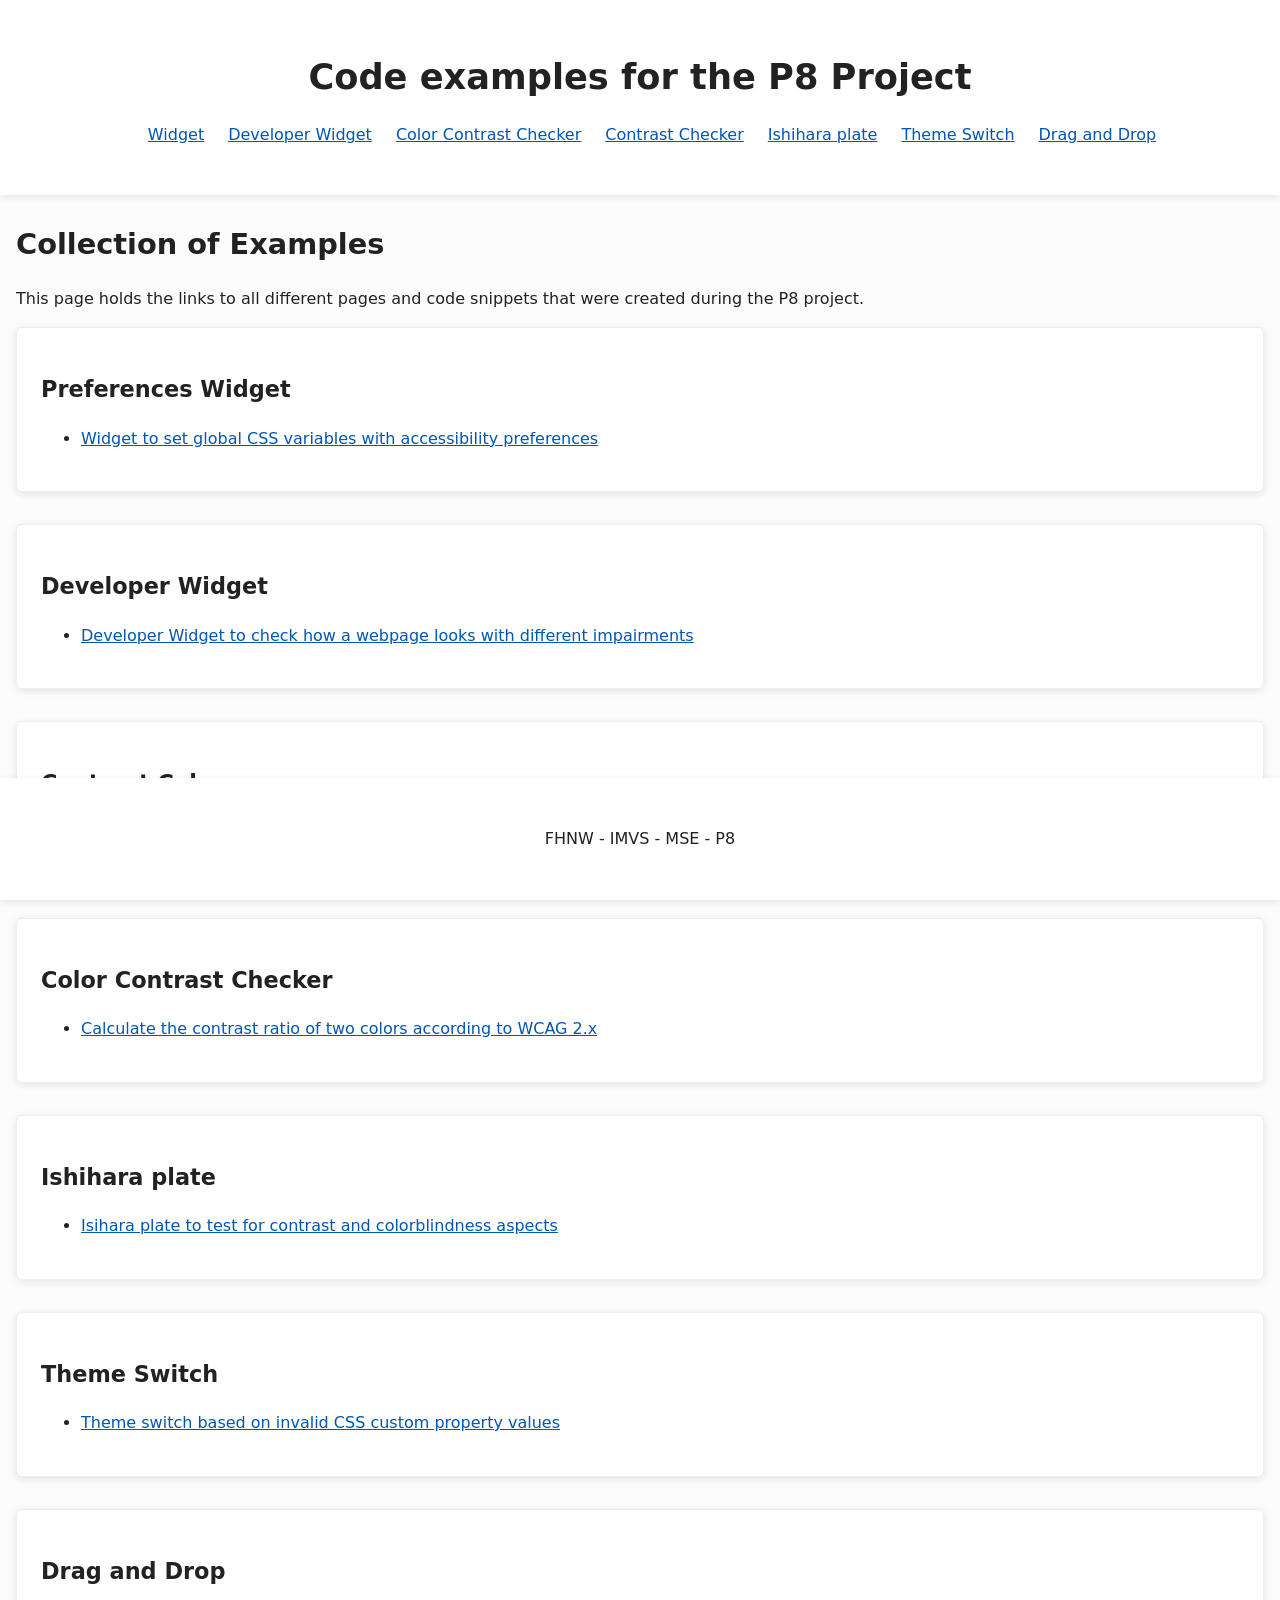
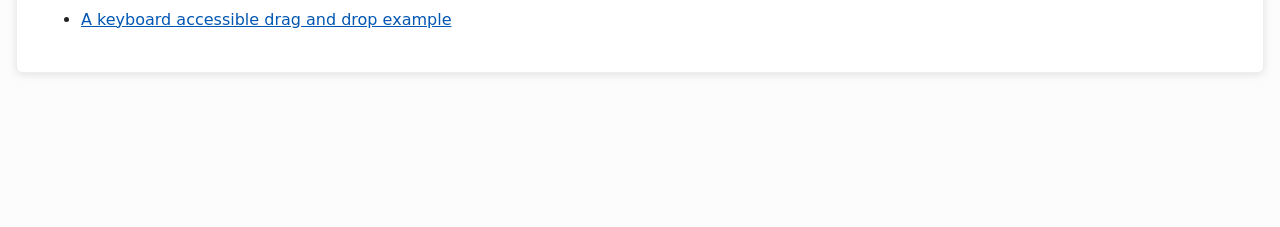
<file: index.html>
<!DOCTYPE html>
<html lang="en">
<head>
  <meta charset="UTF-8">
  <meta name="viewport" content="width=device-width, initial-scale=1.0">
  <meta
    name="description"
    content="This page holds the links to all different pages and code snippets that were created during the P8 project." />
  <title>P8 Overview</title>
  <link rel="stylesheet" href="style.css">
</head>
<body>

<header>
  <h1>Code examples for the P8 Project</h1>
  <nav aria-label="Main Navigation">
    <ul>
      <li><a href="#main-content" class="accessibility-hidden">Skip to Main Content</a></li>
      <li><a href="#widget">Widget</a></li>
      <li><a href="#developer-widget">Developer Widget</a></li>
      <li><a href="#contrast">Color Contrast Checker</a></li>
      <li><a href="#contrast-checker">Contrast Checker</a></li>
      <li><a href="#ishihara">Ishihara plate</a></li>
      <li><a href="#theme-switch">Theme Switch</a></li>
      <li><a href="#drag-and-drop">Drag and Drop</a></li>
    </ul>
  </nav>
</header>

<main id="main-content">
  <section>
    <h2>Collection of Examples</h2>
    <p>This page holds the links to all different pages and code snippets that were created during the P8 project.</p>
  </section>

  <section id="widget" class="card">
    <h3>Preferences Widget</h3>
    <ul>
      <li>
        <a href="examples/widget/index.html">Widget to set global CSS variables with accessibility preferences</a>
      </li>
    </ul>
  </section>

  <section id="developer-widget" class="card">
    <h3>Developer Widget</h3>
    <ul>
      <li>
        <a href="examples/developer-widget/index.html">Developer Widget to check how a webpage looks with different impairments</a>
      </li>
    </ul>
  </section>

  <section id="contrast" class="card">
    <h3>Contrast Color</h3>
    <ul>
      <li>
        <a href="examples/contrast-color/index.html">CSS function that returns black or white as contrast color</a>
      </li>
    </ul>
  </section>

  <section id="contrast-checker" class="card">
    <h3>Color Contrast Checker</h3>
    <ul>
      <li>
        <a href="examples/contrast-checker/index.html">Calculate the contrast ratio of two colors according to WCAG 2.x</a>
      </li>
    </ul>
  </section>

  <section id="ishihara" class="card">
    <h3>Ishihara plate</h3>
    <ul>
      <li>
        <a href="examples/ishihara/index.html">Isihara plate to test for contrast and colorblindness aspects</a>
      </li>
    </ul>
  </section>

  <section id="theme-switch" class="card">
    <h3>Theme Switch</h3>
    <ul>
      <li>
        <a href="examples/theme-switch/index.html">Theme switch based on invalid CSS custom property values</a>
      </li>
    </ul>
  </section>

  <section id="drag-and-drop" class="card">
    <h3>Drag and Drop</h3>
    <ul>
      <li>
        <a href="examples/drag-and-drop/index.html">A keyboard accessible drag and drop example</a>
      </li>
    </ul>
  </section>
</main>

<footer>
  <p>FHNW - IMVS - MSE - P8</p>
</footer>
</body>
</html>
</file>
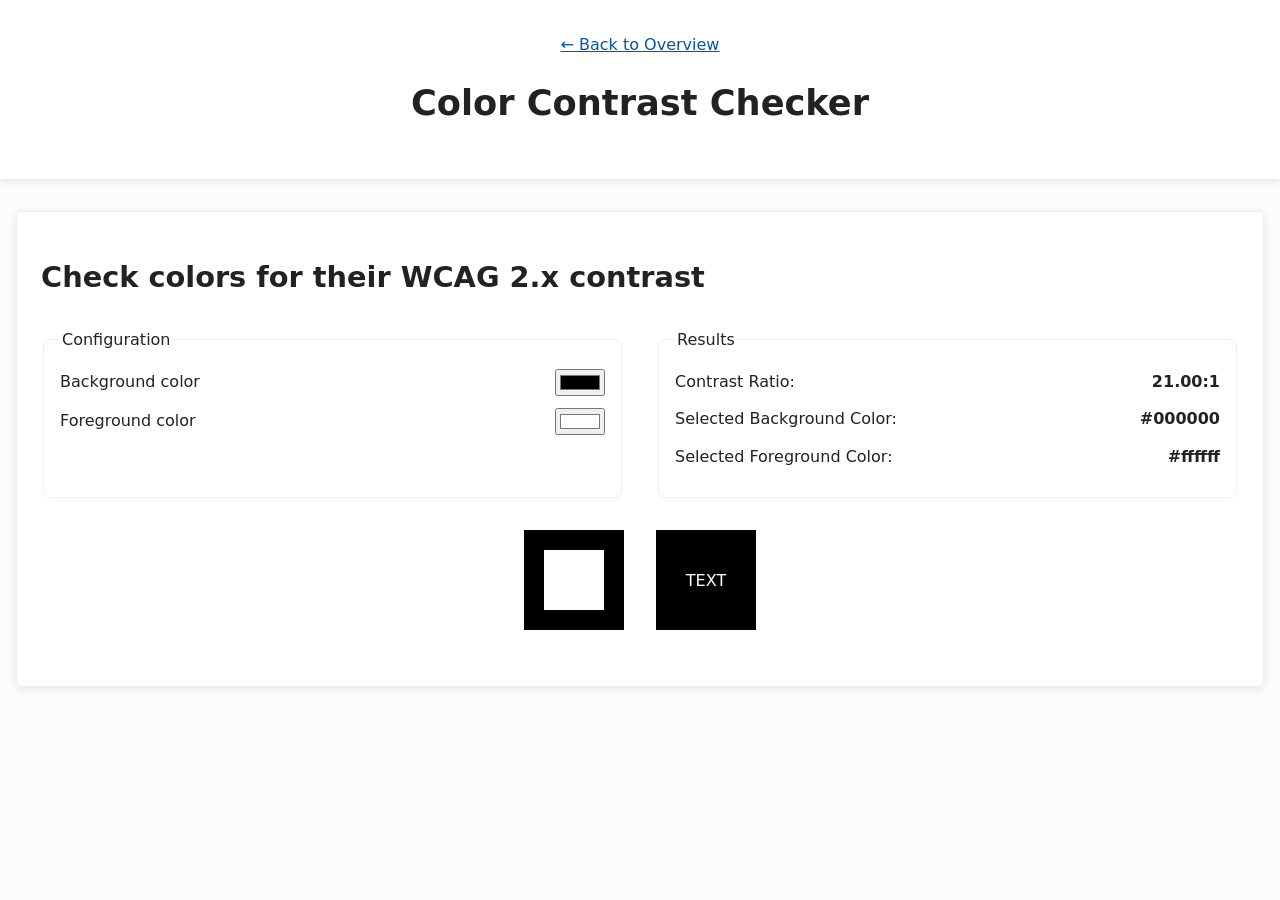
<file: examples/contrast-checker/index.html>
<!DOCTYPE html>
<html lang="en">
<head>
  <meta charset="UTF-8">
  <meta name="viewport" content="width=device-width, initial-scale=1.0">
  <meta
    name="description"
    content="This page holds a contrast checker to determine what contrast two colors have according to WCAG 2.x." />
  <title>Color Contrast Checker</title>
  <link rel="stylesheet" href="../../style.css">
  <link rel="stylesheet" href="style.css">
</head>
<body>

<header>
  <nav><a id="navigation" href="../../index.html">← Back to Overview</a></nav>
  <h1>Color Contrast Checker</h1>
</header>

<main id="main-content">
  <section class="card">
    <h2>Check colors for their WCAG 2.x contrast</h2>
    <p></p>

    <div class="controls-grid">
      <fieldset>
        <legend>Configuration</legend>
        <div class="control">
          <label for="background-color">Background color</label>
          <input id="background-color" type="color" value="#000000">
        </div>
        <div class="control">
          <label for="foreground-color">Foreground color</label>
          <input id="foreground-color" type="color" value="#ffffff">
        </div>
      </fieldset>

      <fieldset>
        <legend>Results</legend>
        <div class="control">
          <span>Contrast Ratio:</span>
          <b id="contrast-ratio-text"></b>
        </div>
        <div class="control">
          <span>Selected Background Color:</span>
          <b id="text-background-color">#000000</b>
        </div>
        <div class="control">
          <span>Selected Foreground Color:</span>
          <b id="text-foreground-color">#ffffff</b>
        </div>
      </fieldset>
    </div>

    <div class="visualization-container">
      <div class="contrast-background">
        <div class="contrast-foreground"></div>
      </div>
      <div class="contrast-background">
        <p class="contrast-foreground">TEXT</p>
      </div>
    </div>

  </section>
</main>

<script src="script.js"></script>
</body>
</html>
</file>
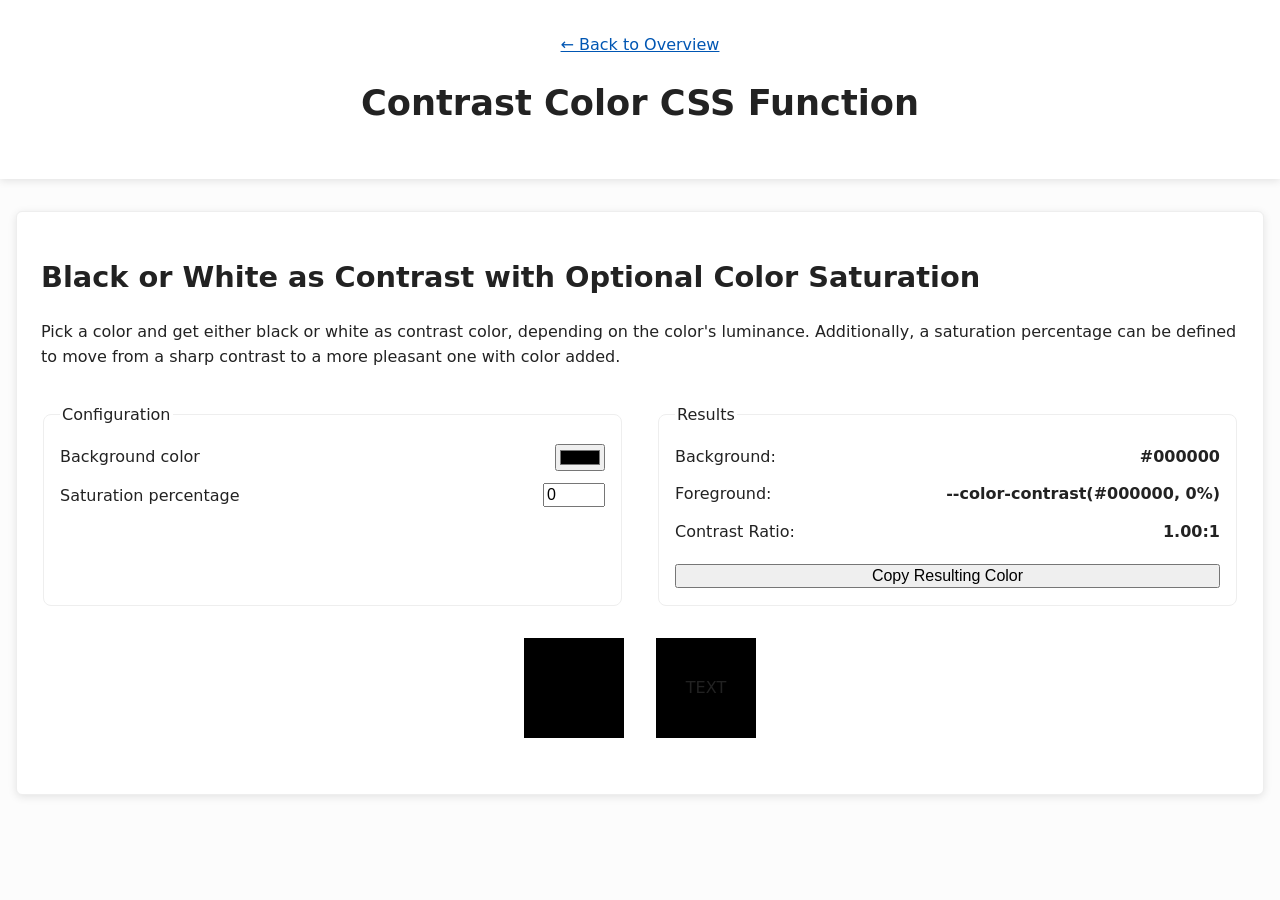
<file: examples/contrast-color/index.html>
<!DOCTYPE html>
<html lang="en">
<head>
  <meta charset="UTF-8">
  <meta name="viewport" content="width=device-width, initial-scale=1.0">
  <meta
    name="description"
    content="This page holds options to configure parameters for a CSS custom function to find an optimal contrast color with optional color saturation percentage." />
  <title>Contrast Color</title>
  <link rel="stylesheet" href="../../style.css">
  <link rel="stylesheet" href="style.css">
</head>
<body>

<header>
  <nav><a id="navigation" href="../../index.html">← Back to Overview</a></nav>
  <h1>Contrast Color CSS Function</h1>
</header>

<main id="main-content">
  <section class="card">
    <h2>Black or White as Contrast with Optional Color Saturation</h2>
    <p>Pick a color and get either black or white as contrast color, depending on the color's luminance. Additionally, a saturation percentage can be defined to move from a sharp contrast to a more pleasant one with color added.</p>

    <div class="controls-grid">
      <fieldset>
        <legend>Configuration</legend>
        <div class="control">
          <label for="base-color">Background color</label>
          <input id="base-color" type="color" value="#000000">
        </div>
        <div class="control">
          <label for="intensity-percentage">Saturation percentage</label>
          <input id="intensity-percentage" min="0" max="100" type="number" value="0">
        </div>
      </fieldset>

      <fieldset>
        <legend>Results</legend>
        <div class="control">
          <span>Background:</span>
          <b id="picked-color-text">#000000</b>
        </div>
        <div class="control">
          <span>Foreground:</span>
          <b id="resulting-color-text"></b>
        </div>
        <div class="control">
          <span>Contrast Ratio:</span>
          <b id="contrast-ratio-text"></b>
        </div>
        <button type="button" id="copy-button" class="full-width">
          Copy Resulting Color
        </button>
      </fieldset>
    </div>

      <div class="visualization-container">
        <div class="contrast-background">
          <div class="contrast-foreground"></div>
        </div>
        <div class="contrast-background">
          <p class="contrast-foreground">TEXT</p>
        </div>
      </div>

  </section>
</main>

<script src="script.js"></script>
</body>
</html>
</file>
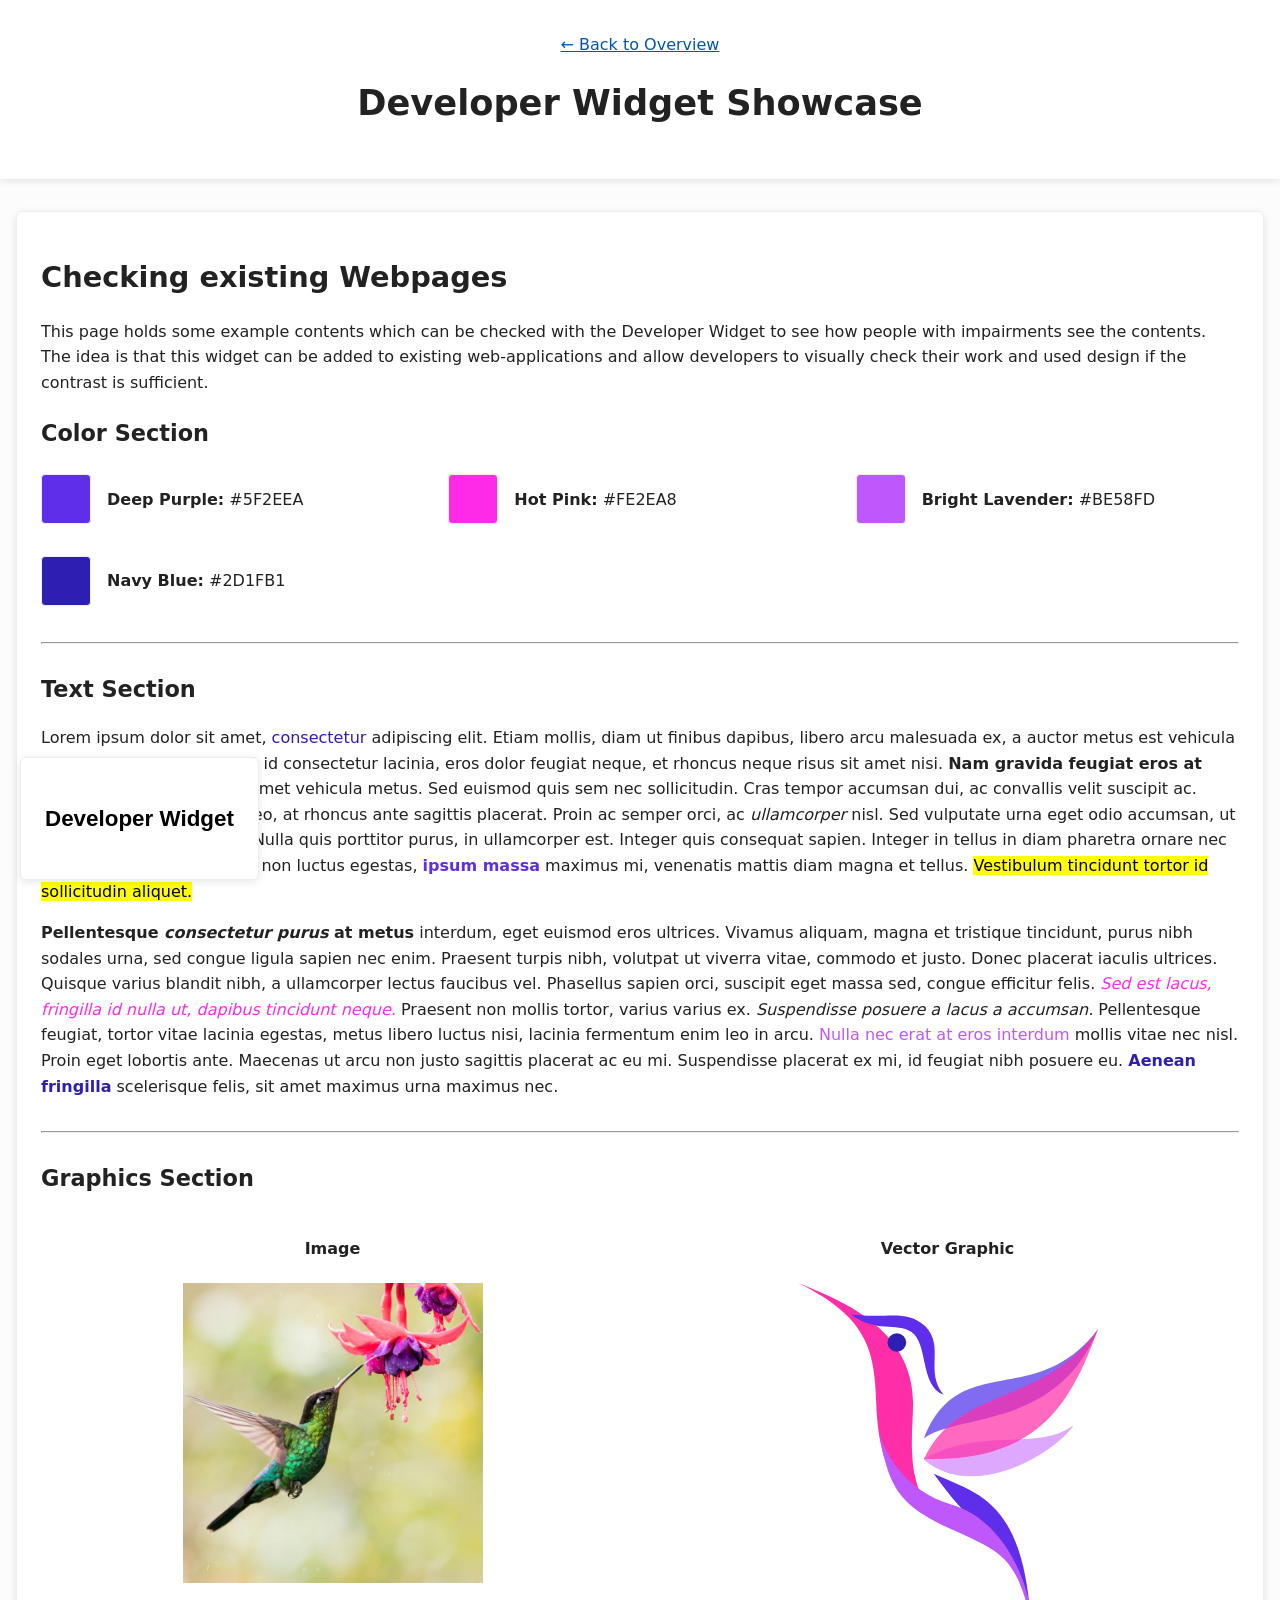
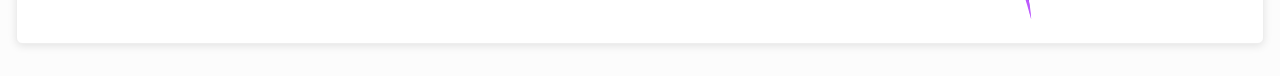
<file: examples/developer-widget/index.html>
<!DOCTYPE html>
<html lang="en">
<head>
  <meta charset="UTF-8">
  <meta name="viewport" content="width=device-width, initial-scale=1.0">
  <meta
    name="description"
    content="This page holds a preference widget example to be able to fully customize the experience on a website." />
  <title>Preferences Widget</title>
  <link rel="stylesheet" href="../../style.css">
  <link rel="stylesheet" href="style.css">
</head>
<body class="preload">

<aside id="developer-widget" class="floating-box">

  <button id="widget-toggle" class="toggle" aria-expanded="false" aria-controls="widget-content-panel">
    <div class="widget-heading"><h3>Developer Widget</h3><span class="close" aria-hidden="true">&#x2715;</span></div>
  </button>

  <div class="widget-content">
    <details>
      <summary>Colorblindness</summary>
      <fieldset>
        <legend class="visually-hidden">Colorblindness Settings</legend>
        <div class="option">
          <input type="radio" name="colorblindness" id="colorblindnessDefault" value="default">
          <label for="colorblindnessDefault">No Colorblindness</label>
        </div>
        <div class="option">
          <input type="radio" name="colorblindness" id="colorblindnessProtanopia" value="protanopia">
          <label for="colorblindnessProtanopia">Protanopia</label>
        </div>
        <div class="option">
          <input type="radio" name="colorblindness" id="colorblindnessDeuteranopia" value="deuteranopia">
          <label for="colorblindnessDeuteranopia">Deuteranopia</label>
        </div>
        <div class="option">
          <input type="radio" name="colorblindness" id="colorblindnessTritanopia" value="tritanopia">
          <label for="colorblindnessTritanopia">Tritanopia</label>
        </div>
        <div class="option">
          <input type="radio" name="colorblindness" id="colorblindnessGrayscale" value="grayscale">
          <label for="colorblindnessGrayscale">Grayscale</label>
        </div>
      </fieldset>
    </details>

    <details>
      <summary>Blurry Vision</summary>
      <fieldset>
        <legend class="visually-hidden">Blurry Vision Settings</legend>
        <div class="option">
          <input type="radio" name="blurry" id="blurryDefault" value="default">
          <label for="blurryDefault">No Blurry Vision</label>
        </div>
        <div class="option">
          <input type="radio" name="blurry" id="blurryLight" value="blurry-light">
          <label for="blurryLight">Light Blurriness</label>
        </div>
        <div class="option">
          <input type="radio" name="blurry" id="blurryIntense" value="blurry-intense">
          <label for="blurryIntense">Intense Blurriness</label>
        </div>
      </fieldset>
    </details>

  </div>
</aside>

<header>
  <nav><a id="navigation" href="../../index.html">← Back to Overview</a></nav>
  <h1>Developer Widget Showcase</h1>
</header>

<main id="main-content">
  <section class="card">
    <h2>Checking existing Webpages</h2>
    <p>This page holds some example contents which can be checked with the Developer Widget to see how people with impairments see the contents.
      The idea is that this widget can be added to existing web-applications and allow developers to visually check their work and used design if the contrast is sufficient.</p>

    <h3>Color Section</h3>
    <div class="color-showcase">
      <div class="color-item">
        <div class="square purple"></div>
        <p><strong>Deep Purple:</strong> #5F2EEA</p>
      </div>
      <div class="color-item">
        <div class="square pink"></div>
        <p><strong>Hot Pink:</strong> #FE2EA8</p>
      </div>
      <div class="color-item">
        <div class="square lavender"></div>
        <p><strong>Bright Lavender:</strong> #BE58FD</p>
      </div>
      <div class="color-item">
        <div class="square blue"></div>
        <p><strong>Navy Blue:</strong> #2D1FB1</p>
      </div>
    </div>

    <hr>

    <h3>Text Section</h3>
    <p>
      Lorem ipsum dolor sit amet, <span class="blue">consectetur</span> adipiscing elit. Etiam mollis, diam ut finibus dapibus, libero arcu malesuada ex,
      a auctor metus est vehicula urna. Praesent semper, elit id consectetur lacinia, eros dolor feugiat neque, et rhoncus
      neque risus sit amet nisi. <b>Nam gravida feugiat eros at sagittis.</b> Suspendisse sit amet vehicula metus. Sed euismod quis
      sem nec sollicitudin. Cras tempor accumsan dui, ac convallis velit suscipit ac. Quisque iaculis dignissim leo, at rhoncus
      ante sagittis placerat. Proin ac semper orci, ac <i>ullamcorper</i> nisl. Sed vulputate urna eget odio accumsan, ut dignissim
      nibh bibendum. Nulla quis porttitor purus, in ullamcorper est. Integer quis consequat sapien. Integer in tellus in diam
      pharetra ornare nec eu erat. Sed ornare, augue non luctus egestas, <b class="purple">ipsum massa</b> maximus mi, venenatis mattis diam magna
      et tellus. <mark>Vestibulum tincidunt tortor id sollicitudin aliquet.</mark>
    </p>
    <p>
      <b>Pellentesque <i>consectetur purus</i> at metus</b> interdum, eget euismod eros ultrices. Vivamus aliquam, magna et tristique tincidunt,
      purus nibh sodales urna, sed congue ligula sapien nec enim. Praesent turpis nibh, volutpat ut viverra vitae, commodo et justo.
      Donec placerat iaculis ultrices. Quisque varius blandit nibh, a ullamcorper lectus faucibus vel. Phasellus sapien orci,
      suscipit eget massa sed, congue efficitur felis. <i class="pink">Sed est lacus, fringilla id nulla ut, dapibus tincidunt neque.</i> Praesent non
      mollis tortor, varius varius ex. <i>Suspendisse posuere a lacus a accumsan.</i> Pellentesque feugiat, tortor vitae lacinia egestas,
      metus libero luctus nisi, lacinia fermentum enim leo in arcu. <span class="lavender">Nulla nec erat at eros interdum</span> mollis vitae nec nisl. Proin
      eget lobortis ante. Maecenas ut arcu non justo sagittis placerat ac eu mi. Suspendisse placerat ex mi, id feugiat nibh posuere
      eu. <b class="blue">Aenean fringilla</b> scelerisque felis, sit amet maximus urna maximus nec.
    </p>

    <hr>

    <h3>Graphics Section</h3>
    <div class="asset-grid">
      <div class="asset-container">
        <h4>Image</h4>
        <img src="../../ressources/kolibri.jpg" alt="An image of a Kolibri bird getting nectar from a flower." class="kolibri-image">
      </div>

      <div class="asset-container">
        <h4>Vector Graphic</h4>
        <svg class="vector-logo" viewBox="0 0 305 342" fill="none" xmlns="http://www.w3.org/2000/svg">
          <path d="M138 194C183.5 214.5 228 221.5 236.5 341.5C229.5 273.5 187 263.5 138 194Z" fill="#5F2EEA"></path>
          <path d="M117 122C117 46 42.5 17 0 0C81.2 39.2 77.5 79.5 80.5 138C87 216.5 128 235.667 150.5 248C105.7 212 117 157 117 122Z" fill="#FE2EA8"></path>
          <path d="M80.9999 144.5C81.3468 146.565 81.692 148.581 82.0374 150.552C86.8892 170.965 107.957 211.566 156.5 225.5C210.5 241 236.407 308.5 237.074 342C220.5 279.5 210.346 274.538 156.5 250.5C102.35 226.326 92.1459 208.229 82.0374 150.552C81.492 148.257 81.1515 146.218 80.9999 144.5Z" fill="#BE58FD"></path>
          <path d="M115 49.5C100.5 39.8333 79 51.0005 54 32C92.5 36.5 109.5 26 129.5 44C149.5 65 128.5 90 148 113.499C123.5 104.499 133 61.5 115 49.5Z" fill="#5F2EEA"></path>
          <circle cx="100.5" cy="60.5" r="9.5" fill="#2D1FB1"></circle>
          <path class="wing flatter" opacity="0.5" d="M128 179.114C176.159 220.174 254.92 177.348 279 146C243.884 171.608 187.698 146.442 128 179.114Z" fill="#BD53FE" stroke="#BD53FE"></path>
          <path class="wing flatter" opacity="0.7" d="M128 158C163.892 67.1818 241.575 130.021 305 47C263.208 149.285 161.925 132.314 128 158Z" fill="#4C2EEC"></path>
          <path class="wing flatter" opacity="0.7" d="M128 178.895C162.922 103.67 248.073 126.739 305 47C278.211 119.718 247.116 181.904 128 178.895Z" fill="#FF2CA5"></path>
        </svg>
      </div>
    </div>
  </section>
</main>

<script src="script.js"></script>
</body>
</html>
</file>
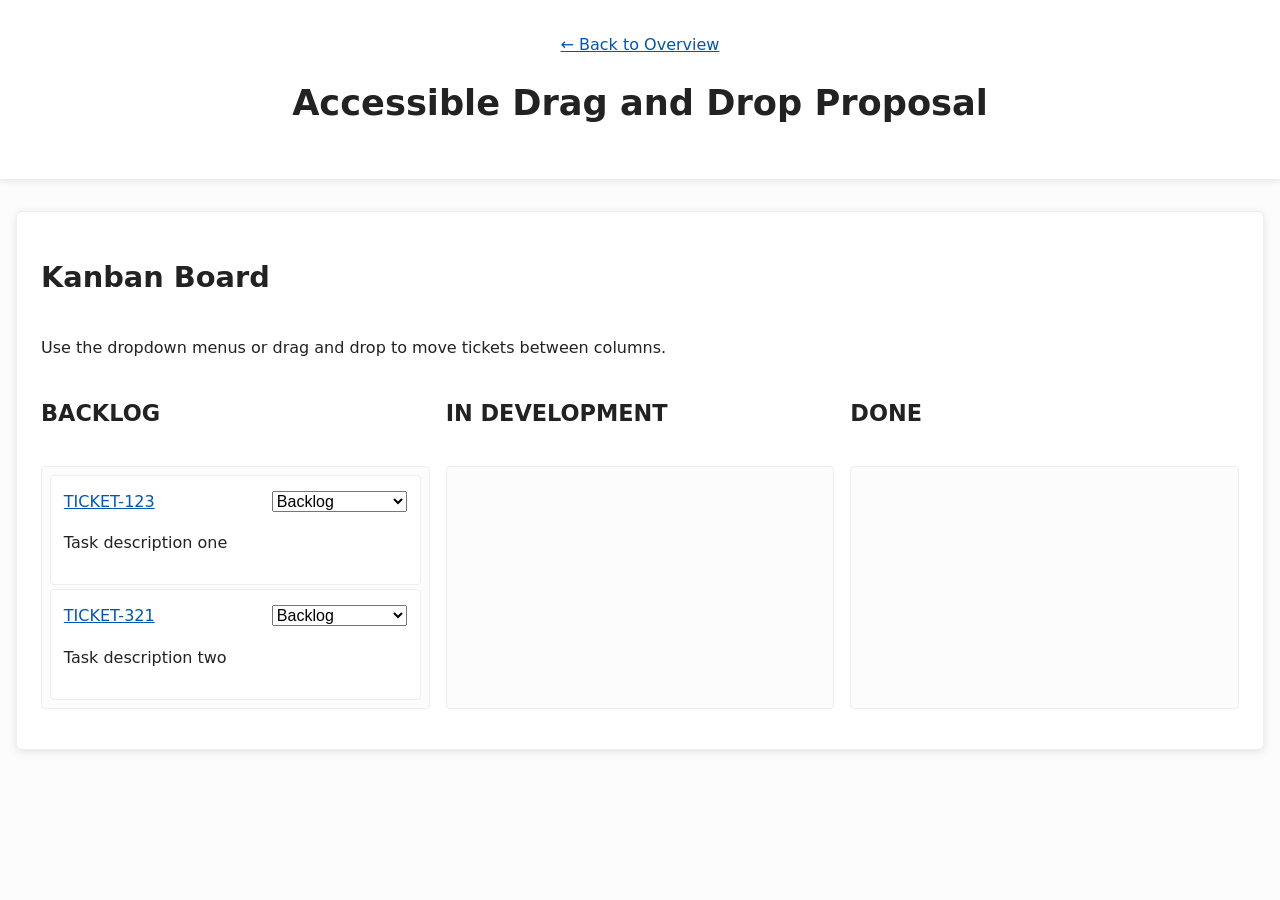
<file: examples/drag-and-drop/index.html>
<!DOCTYPE html>
<html lang="en">
<head>
  <meta charset="UTF-8">
  <meta name="viewport" content="width=device-width, initial-scale=1.0">
  <meta
    name="description"
    content="This page holds an example for a keyboard accessible drag and drop interaction." />
  <title>Drag and Drop</title>
  <link rel="stylesheet" href="../../style.css">
  <link rel="stylesheet" href="style.css">
</head>
<body>

<header>
  <nav><a id="navigation" href="../../index.html">← Back to Overview</a></nav>
  <h1>Accessible Drag and Drop Proposal</h1>
</header>

<main id="main-content">
  <section class="card">
    <h2>Kanban Board</h2>
    <p>Use the dropdown menus or drag and drop to move tickets between columns.</p>

    <div class="kanban">
      <section>
        <h3>BACKLOG</h3>
        <ol id="area-one" data-identifier="Backlog">
          <li draggable="true" id="one">
            <article>
              <div class="tile-header">
                <a href="#">TICKET-123</a>
                <label>
                  <span class="visually-hidden">Move TICKET-123 to:</span>
                  <select></select>
                </label>
              </div>
              <p>Task description one</p>
            </article>
          </li>
          <li draggable="true" id="two">
            <article>
              <div class="tile-header">
                <a href="#">TICKET-321</a>
                <label>
                  <span class="visually-hidden">Move TICKET-321 to:</span>
                  <select></select>
                </label>
              </div>
              <p>Task description two</p>
            </article>
          </li>
        </ol>
      </section>

      <section>
        <h3>IN DEVELOPMENT</h3>
        <ol id="area-two" data-identifier="In Development"></ol>
      </section>

      <section>
        <h3>DONE</h3>
        <ol id="area-three" data-identifier="Done"></ol>
      </section>
    </div>
  </section>
</main>

<script src="script.js"></script>
</body>
</html>
</file>
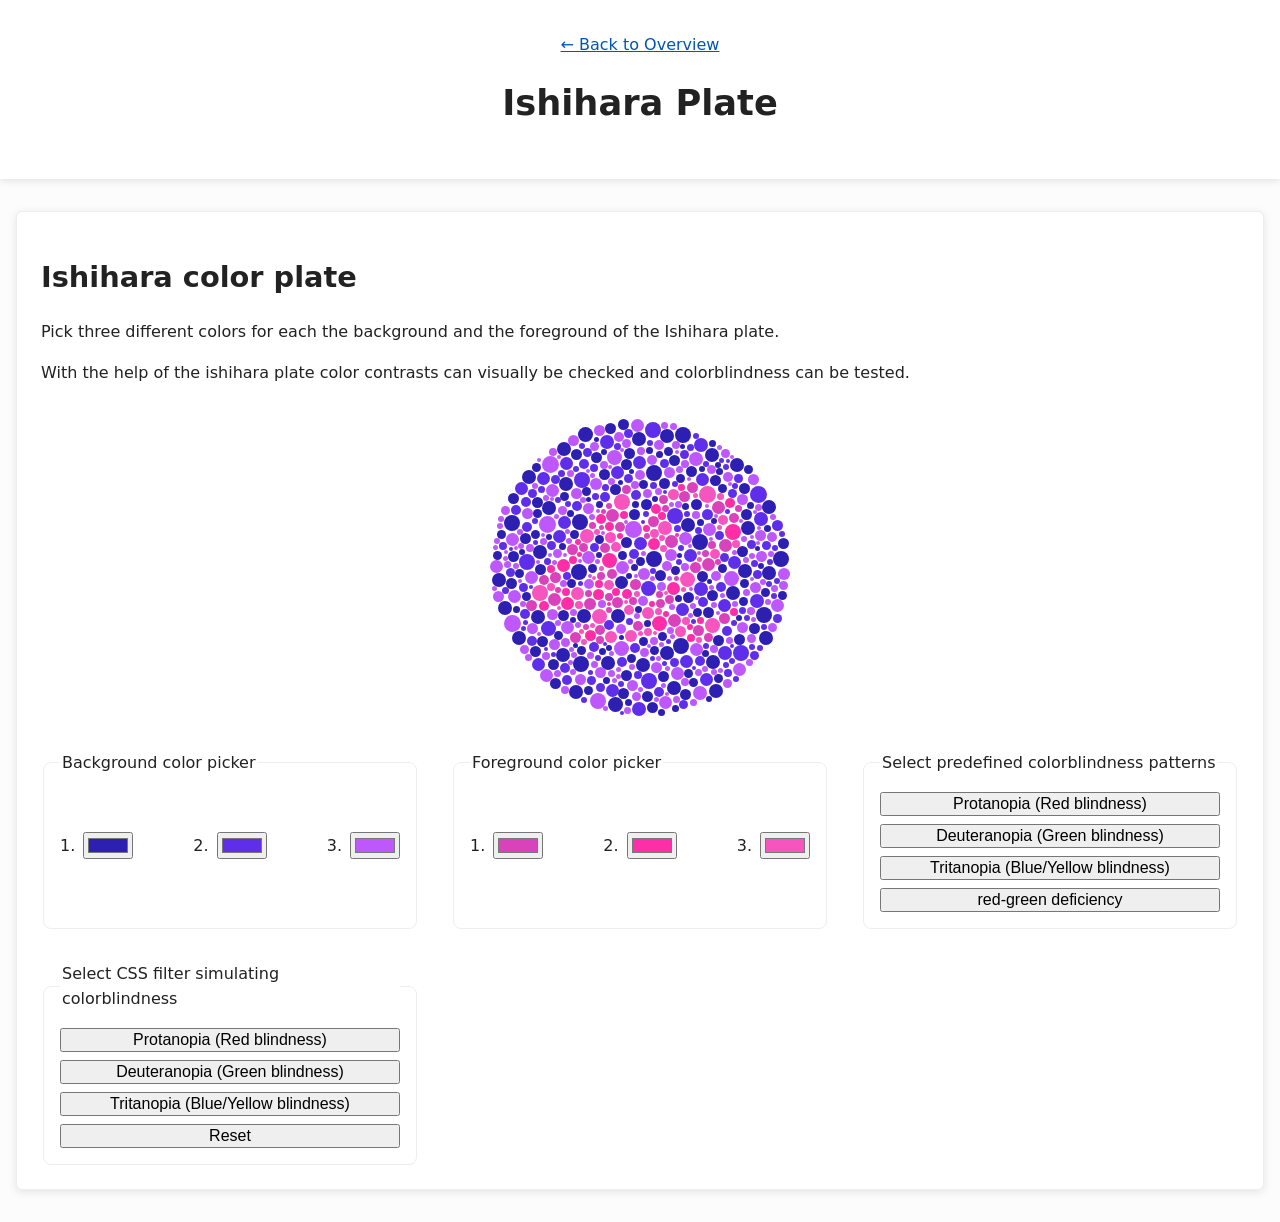
<file: examples/ishihara/index.html>
<!DOCTYPE html>
<html lang="en">
<head>
  <meta charset="UTF-8">
  <meta name="viewport" content="width=device-width, initial-scale=1.0">
  <meta
    name="description"
    content="This page holds an interactive ishihara plate to check colors for contrast and visibility with different colorblindness." />
  <title>Ishihara Plate</title>
  <link rel="stylesheet" href="../../style.css">
  <link rel="stylesheet" href="style.css">
</head>
<body>

<header>
  <nav><a id="navigation" href="../../index.html">← Back to Overview</a></nav>
  <h1>Ishihara Plate</h1>
</header>

<main id="main-content">
  <section class="card">
    <h2>Ishihara color plate</h2>
    <p>Pick three different colors for each the background and the foreground of the Ishihara plate.</p>
    <p>With the help of the ishihara plate color contrasts can visually be checked and colorblindness can be tested.</p>

    <div class="visualization-container">
      <svg viewBox="0 0 300 300" style="width: 18.75rem; height: 18.75rem;" role="img" aria-labelledby="svg-title" fill="none" xmlns="http://www.w3.org/2000/svg" alt="Ishihara color plate">
        <title id="svg-title">Interactive Ishihara Plate for color contrast testing</title>
        <rect class="canvas" width="100%" height="100%"/>

        <g class="background_dark">
          <circle cx="39" cy="58.9277" r="7" /><circle cx="76" cy="66" r="7"/><circle cx="59" cy="90" r="7"/><circle cx="47.5" cy="84.5" r="5.5"/><circle cx="23.5" cy="80.5" r="5.5"/><circle cx="23.5" cy="138.5" r="5.5"/><circle cx="35.5" cy="120.5" r="5.5"/><circle cx="11.5" cy="116.5" r="4.5"/><circle cx="7.5" cy="137.5" r="4.5"/><circle cx="47.5" cy="95.5" r="4.5"/><circle cx="45.5" cy="116.5" r="4.5"/><circle cx="29.5" cy="155.5" r="4.5"/><circle cx="36.5" cy="178.5" r="4.5"/><circle cx="46.5" cy="49.5" r="4.5"/><circle cx="109.5" cy="121.5" r="4.5"/><circle cx="84.5" cy="116.5" r="4.5"/><circle cx="96.5" cy="73.5" r="4.5"/><circle cx="178.5" cy="33.5" r="4.5"/><circle cx="258.5" cy="51.5" r="4.5"/><circle cx="232.5" cy="70.5" r="4.5"/><circle cx="190.5" cy="60.5" r="4.5"/><circle cx="292.5" cy="177.5" r="4.5"/><circle cx="275.5" cy="174.5" r="4.5"/><circle cx="254.5" cy="165.5" r="4.5"/><circle cx="253.5" cy="183.5" r="4.5"/><circle cx="207.5" cy="194.5" r="4.5"/><circle cx="153.5" cy="223.5" r="4.5"/><circle cx="164.5" cy="232.5" r="4.5"/><circle cx="198.5" cy="255.5" r="4.5"/><circle cx="203.5" cy="264.5" r="4.5"/><circle cx="228.5" cy="260.5" r="4.5"/><circle cx="98.5" cy="272.5" r="4.5"/><circle cx="91.5" cy="232.5" r="4.5"/><circle cx="68.5" cy="217.5" r="4.5"/><circle cx="172.5" cy="218.5" r="4.5"/><circle cx="141.5" cy="240.5" r="4.5"/><circle cx="185.5" cy="152.5" r="4.5"/><circle cx="132.5" cy="137.5" r="4.5"/><circle cx="150.5" cy="143.5" r="4.5"/><circle cx="232.5" cy="150.5" r="4.5"/><circle cx="81.5" cy="165.5" r="4.5"/><circle cx="102.5" cy="150.5" r="4.5"/><circle cx="74.5" cy="78.5" r="4.5"/><circle cx="260.5" cy="87.5" r="3.5"/><circle cx="277.5" cy="110.5" r="3.5"/><circle cx="229.5" cy="53.5" r="3.5"/><circle cx="212" cy="51" r="3"/><circle cx="228" cy="47" r="3"/><circle cx="165" cy="81" r="3"/><circle cx="114" cy="34" r="3"/><circle cx="109" cy="137" r="3"/><circle cx="139" cy="158" r="3"/><circle cx="131.5" cy="219.5" r="2.5"/><circle cx="267.5" cy="130.5" r="2.5"/><circle cx="85.5" cy="227.5" r="2.5"/><circle cx="98.5" cy="81.5" r="2.5"/><circle cx="219.5" cy="163.5" r="2.5"/><circle cx="130.5" cy="64.5" r="2.5"/><circle cx="141.5" cy="53.5" r="2.5"/><circle cx="192.5" cy="28.5" r="2.5"/><circle cx="106.5" cy="21.5" r="2.5"/><circle cx="189.5" cy="137.5" r="2.5"/><circle cx="83" cy="202" r="3"/><circle cx="59" cy="119" r="3"/><circle cx="32" cy="134" r="3"/><circle cx="249" cy="200" r="3"/><circle cx="219" cy="281" r="3"/><circle cx="271" cy="148" r="3"/><circle cx="224" cy="103" r="3"/><circle cx="119" cy="230" r="3"/><circle cx="222.5" cy="25.5" r="3.5"/><circle cx="169.5" cy="36.5" r="3.5"/><circle cx="159.5" cy="32.5" r="3.5"/><circle cx="145.5" cy="86.5" r="3.5"/><circle cx="109.5" cy="86.5" r="3.5"/><circle cx="80.5" cy="95.5" r="3.5"/><circle cx="210.5" cy="104.5" r="3.5"/><circle cx="195.5" cy="88.5" r="3.5"/><circle cx="148.5" cy="191.5" r="3.5"/><circle cx="157.5" cy="205.5" r="3.5"/><circle cx="112.5" cy="233.5" r="3.5"/><circle cx="215.5" cy="235.5" r="3.5"/><circle cx="116.5" cy="262.5" r="3.5"/><circle cx="138.5" cy="284.5" r="3.5"/><circle cx="171.5" cy="294.5" r="3.5"/><circle cx="185.5" cy="290.5" r="3.5"/><circle cx="188.5" cy="180.5" r="3.5"/><circle cx="144.5" cy="149.5" r="3.5"/><circle cx="72.5" cy="128.5" r="3.5"/><circle cx="26.5" cy="191.5" r="3.5"/><circle cx="153.5" cy="66.5" r="4.5"/><circle cx="136.5" cy="124.5" r="5.5"/><circle cx="144.5" cy="96.5" r="5.5"/><circle cx="156.5" cy="86.5" r="5.5"/><circle cx="114.5" cy="56.5" r="5.5"/><circle cx="106.5" cy="39.5" r="5.5"/><circle cx="136.5" cy="46.5" r="5.5"/><circle cx="139.5" cy="35.5" r="5.5"/><circle cx="184.5" cy="42.5" r="5.5"/><circle cx="201.5" cy="53.5" r="5.5"/><circle cx="225.5" cy="62.5" r="5.5"/><circle cx="254.5" cy="70.5" r="5.5"/><circle cx="256.5" cy="96.5" r="5.5"/><circle cx="293.5" cy="125.5" r="5.5"/><circle cx="252.5" cy="133.5" r="5.5"/><circle cx="170.5" cy="157.5" r="5.5"/><circle cx="198.5" cy="179.5" r="5.5"/><circle cx="218.5" cy="194.5" r="5.5"/><circle cx="63.5" cy="246.5" r="5.5"/><circle cx="45.5" cy="233.5" r="5.5"/><circle cx="52.5" cy="223.5" r="5.5"/><circle cx="73.5" cy="197.5" r="5.5"/><circle cx="21.5" cy="165.5" r="5.5"/><circle cx="50.5" cy="151.5" r="5.5"/><circle cx="222.5" cy="177.5" r="5.5"/><circle cx="212.5" cy="158.5" r="5.5"/><circle cx="228.5" cy="222.5" r="5.5"/><circle cx="249.5" cy="221.5" r="5.5"/><circle cx="131.5" cy="164.5" r="6.5"/><circle cx="95.5" cy="16.5" r="7.5"/><circle cx="125.5" cy="286.5" r="7.5"/><circle cx="264.5" cy="210.5" r="5.5"/><circle cx="173.5" cy="258.5" r="5.5"/><circle cx="195.5" cy="276.5" r="5.5"/><circle cx="157.5" cy="278.5" r="5.5"/><circle cx="162.5" cy="289.5" r="5.5"/><circle cx="136.5" cy="257.5" r="5.5"/><circle cx="133.5" cy="275.5" r="5.5"/><circle cx="65.5" cy="265.5" r="5.5"/><circle cx="125.5" cy="71.5" r="5.5"/><circle cx="174.5" cy="65.5" r="5.5"/><circle cx="206.5" cy="86.5" r="5.5"/><circle cx="120.5" cy="10.5" r="5.5"/><circle cx="133.5" cy="6.5" r="5.5"/><circle cx="86.5" cy="36.5" r="5.5"/><circle cx="74" cy="31" r="7"/><circle cx="50" cy="134" r="7"/><circle cx="149" cy="21" r="7"/><circle cx="177" cy="18" r="7"/><circle cx="198" cy="107" r="7"/><circle cx="9" cy="162" r="7"/><circle cx="15" cy="190" r="7"/><circle cx="48" cy="199" r="7"/><circle cx="29" cy="220" r="7"/><circle cx="94" cy="198" r="7"/><circle cx="128" cy="198" r="7"/><circle cx="73" cy="237" r="7"/><circle cx="118" cy="245" r="7"/><circle cx="86" cy="274" r="7"/><circle cx="153" cy="247" r="7"/><circle cx="177" cy="235" r="7"/><circle cx="223" cy="244" r="7"/><circle cx="226" cy="273" r="7"/><circle cx="276" cy="220" r="7"/><circle cx="255" cy="153" r="7"/><circle cx="243" cy="175" r="7"/><circle cx="22" cy="105" r="8"/><circle cx="90" cy="104" r="8"/><circle cx="89" cy="154" r="8"/><circle cx="164" cy="141" r="8"/><circle cx="210" cy="124" r="8"/><circle cx="274" cy="197" r="8"/><circle cx="191" cy="228" r="8"/><circle cx="91" cy="246" r="8"/><circle cx="291" cy="141" r="8"/><circle cx="193" cy="17" r="8"/><circle cx="164" cy="55" r="8"/><circle cx="258" cy="110" r="7"/><circle cx="279" cy="89" r="7"/><circle cx="247" cy="47" r="7"/><circle cx="222" cy="37" r="7"/><circle cx="279" cy="155" r="7"/><circle cx="184" cy="270" r="7"/>
        </g>

        <g class="background_medium">
          <circle cx="94" cy="46" r="5"/><circle cx="36" cy="84" r="5"/><circle cx="26" cy="92" r="5"/><circle cx="37" cy="109" r="5"/><circle cx="119" cy="207" r="5"/><circle cx="145" cy="230" r="5"/><circle cx="132" cy="244" r="5"/><circle cx="169" cy="274" r="5"/><circle cx="210" cy="243" r="5"/><circle cx="237" cy="213" r="5"/><circle cx="213" cy="184" r="5"/><circle cx="231" cy="169" r="5"/><circle cx="144" cy="136" r="5"/><circle cx="146" cy="77" r="5"/><circle cx="115" cy="79" r="5"/><circle cx="87" cy="88" r="5"/><circle cx="35" cy="196" r="5"/><circle cx="42" cy="223" r="5"/><circle cx="75" cy="250" r="5"/><circle cx="77" cy="262" r="5"/><circle cx="117" cy="24" r="7"/><circle cx="163" cy="12" r="8"/><circle cx="194.5" cy="36.5" r="4.5"/><circle cx="174.5" cy="45.5" r="4.5"/><circle cx="242.5" cy="75.5" r="4.5"/><circle cx="229.5" cy="117.5" r="4.5"/><circle cx="234.5" cy="139.5" r="4.5"/><circle cx="104.5" cy="129.5" r="4.5"/><circle cx="61.5" cy="127.5" r="4.5"/><circle cx="65.5" cy="61.5" r="4.5"/><circle cx="97.5" cy="34.5" r="4.5"/><circle cx="138.5" cy="15.5" r="4.5"/><circle cx="261.5" cy="126.5" r="4.5"/><circle cx="267.5" cy="156.5" r="4.5"/><circle cx="287.5" cy="200.5" r="4.5"/><circle cx="264.5" cy="237.5" r="4.5"/><circle cx="184.5" cy="244.5" r="4.5"/><circle cx="193.5" cy="286.5" r="4.5"/><circle cx="110.5" cy="269.5" r="4.5"/><circle cx="101.5" cy="262.5" r="4.5"/><circle cx="33.5" cy="169.5" r="4.5"/><circle cx="20.5" cy="154.5" r="4.5"/><circle cx="138.5" cy="60.5" r="4.5"/><circle cx="276.5" cy="127.5" r="4.5"/><circle cx="248.5" cy="60.5" r="4.5"/><circle cx="217.5" cy="96.5" r="5.5"/><circle cx="236" cy="49" r="3"/><circle cx="280" cy="144" r="3"/><circle cx="285" cy="130" r="3"/><circle cx="292" cy="116" r="3"/><circle cx="284" cy="178" r="3"/><circle cx="287" cy="163" r="3"/><circle cx="270" cy="230" r="3"/><circle cx="262" cy="229" r="3"/><circle cx="242" cy="243" r="3"/><circle cx="246" cy="261" r="3"/><circle cx="131" cy="266" r="3"/><circle cx="94" cy="282" r="3"/><circle cx="236" cy="247" r="3"/><circle cx="274" cy="209" r="3"/><circle cx="100.5" cy="254.5" r="2.5"/><circle cx="63.5" cy="236.5" r="2.5"/><circle cx="33.5" cy="210.5" r="2.5"/><circle cx="41" cy="169" r="2"/><circle cx="45.5" cy="124.5" r="2.5"/><circle cx="57.5" cy="143.5" r="3.5"/><circle cx="231.5" cy="42.5" r="2.5"/><circle cx="238" cy="43" r="2"/><circle cx="237.5" cy="93.5" r="2.5"/><circle cx="77" cy="158" r="4"/><circle cx="90.5" cy="165.5" r="2.5"/><circle cx="162.5" cy="240.5" r="2.5"/><circle cx="178.5" cy="223.5" r="2.5"/><circle cx="203.5" cy="203.5" r="2.5"/><circle cx="115" cy="226" r="2"/><circle cx="132" cy="295" r="2"/><circle cx="204" cy="250" r="2"/><circle cx="242" cy="228" r="2"/><circle cx="187.5" cy="110.5" r="3.5"/><circle cx="191" cy="130" r="3"/><circle cx="13" cy="128" r="4"/><circle cx="21" cy="131" r="2"/><circle cx="35.5" cy="204.5" r="2.5"/><circle cx="15.5" cy="172.5" r="3.5"/><circle cx="56" cy="231" r="2"/><circle cx="244" cy="205" r="3"/><circle cx="174.5" cy="245.5" r="2.5"/><circle cx="216" cy="228" r="3"/><circle cx="257" cy="200" r="3"/><circle cx="189" cy="144" r="3"/><circle cx="163" cy="153" r="3"/><circle cx="156" cy="96" r="3"/><circle cx="163.5" cy="67.5" r="3.5"/><circle cx="153" cy="104" r="2"/><circle cx="175" cy="74" r="2"/><circle cx="68" cy="82" r="3"/><circle cx="45" cy="103" r="3"/><circle cx="86" cy="51" r="3"/><circle cx="92" cy="28" r="3"/><circle cx="160" cy="25" r="3"/><circle cx="206" cy="18" r="3"/><circle cx="216" cy="46" r="3"/><circle cx="245" cy="68" r="3"/><circle cx="200.5" cy="29.5" r="3.5"/><circle cx="127.5" cy="28.5" r="3.5"/><circle cx="78" cy="86" r="3"/><circle cx="51.5" cy="71.5" r="3.5"/><circle cx="105.5" cy="78.5" r="3.5"/><circle cx="115.5" cy="69.5" r="3.5"/><circle cx="71.5" cy="55.5" r="3.5"/><circle cx="104" cy="50" r="4"/><circle cx="42.5" cy="75.5" r="4.5"/><circle cx="197" cy="96" r="3"/><circle cx="208.5" cy="112.5" r="3.5"/><circle cx="252.5" cy="192.5" r="3.5"/><circle cx="108" cy="240" r="3"/><circle cx="139.5" cy="203.5" r="3.5"/><circle cx="148" cy="257" r="4"/><circle cx="104" cy="229" r="5"/><circle cx="238" cy="255" r="4"/><circle cx="279" cy="166" r="3"/><circle cx="264.5" cy="145.5" r="3.5"/><circle cx="185" cy="66" r="3"/><circle cx="287.5" cy="107.5" r="5.5"/><circle cx="251" cy="235" r="8"/><circle cx="159" cy="263" r="8"/><circle cx="37" cy="144" r="8"/><circle cx="58.5" cy="210.5" r="7.5"/><circle cx="158.5" cy="170.5" r="7.5"/><circle cx="268.5" cy="76.5" r="8.5"/><circle cx="31.5" cy="70.5" r="6.5"/><circle cx="216.5" cy="261.5" r="6.5"/><circle cx="196.5" cy="243.5" r="6.5"/><circle cx="122.5" cy="272.5" r="6.5"/><circle cx="48.5" cy="246.5" r="6.5"/><circle cx="192.5" cy="191.5" r="6.5"/><circle cx="234.5" cy="187.5" r="6.5"/><circle cx="244.5" cy="144.5" r="6.5"/><circle cx="150.5" cy="125.5" r="6.5"/><circle cx="69.5" cy="118.5" r="6.5"/><circle cx="74.5" cy="104.5" r="6.5"/><circle cx="200.5" cy="137.5" r="6.5"/><circle cx="53.5" cy="60.5" r="6.5"/><circle cx="76.5" cy="45.5" r="6.5"/><circle cx="149.5" cy="44.5" r="6.5"/><circle cx="212.5" cy="61.5" r="6.5"/><circle cx="127.5" cy="54.5" r="6.5"/><circle cx="185" cy="98" r="8"/><circle cx="92" cy="62" r="8"/><circle cx="211" cy="27" r="7"/><circle cx="271" cy="101" r="7"/><circle cx="267" cy="183" r="7"/><circle cx="211" cy="171" r="7"/><circle cx="235" cy="235" r="7"/><circle cx="149" cy="291" r="7"/>
        </g>

        <g class="background_light">
          <circle cx="124.5" cy="39.5" r="7.5"/><circle cx="206" cy="41" r="7"/><circle cx="195.5" cy="120.5" r="6.5"/><circle cx="219.5" cy="111.5" r="6.5"/><circle cx="147.5" cy="7.5" r="6.5"/><circle cx="62.5" cy="72.5" r="6.5"/><circle cx="57.5" cy="106.5" r="8.5"/><circle cx="22.5" cy="121.5" r="6.5"/><circle cx="6.5" cy="148.5" r="6.5"/><circle cx="24.5" cy="178.5" r="6.5"/><circle cx="41.5" cy="159.5" r="6.5"/><circle cx="77.5" cy="209.5" r="6.5"/><circle cx="187.5" cy="255.5" r="6.5"/><circle cx="206.5" cy="231.5" r="6.5"/><circle cx="249.5" cy="251.5" r="6.5"/><circle cx="287.5" cy="187.5" r="6.5"/><circle cx="294" cy="156" r="6"/><circle cx="181" cy="137" r="6"/><circle cx="60.5" cy="46.5" r="8.5"/><circle cx="143.5" cy="111.5" r="8.5"/><circle cx="131.5" cy="230.5" r="7.5"/><circle cx="108" cy="283" r="8"/><circle cx="241.5" cy="160.5" r="7.5"/><circle cx="22.5" cy="205.5" r="8.5"/><circle cx="56.5" cy="257.5" r="6.5"/><circle cx="175.5" cy="284.5" r="6.5"/><circle cx="252.5" cy="209.5" r="5.5"/><circle cx="166.5" cy="249.5" r="5.5"/><circle cx="142.5" cy="267.5" r="5.5"/><circle cx="90.5" cy="261.5" r="5.5"/><circle cx="110.5" cy="254.5" r="5.5"/><circle cx="64.5" cy="226.5" r="5.5"/><circle cx="62.5" cy="196.5" r="5.5"/><circle cx="42.5" cy="210.5" r="5.5"/><circle cx="8.5" cy="178.5" r="5.5"/><circle cx="37.5" cy="95.5" r="5.5"/><circle cx="72.5" cy="92.5" r="4.5"/><circle cx="86.5" cy="75.5" r="5.5"/><circle cx="106" cy="66" r="6"/><circle cx="109.5" cy="12.5" r="5.5"/><circle cx="83.5" cy="22.5" r="5.5"/><circle cx="129" cy="19" r="5"/><circle cx="136.5" cy="25.5" r="4.5"/><circle cx="132" cy="32" r="2"/><circle cx="174.5" cy="7.5" r="3.5"/><circle cx="186" cy="27" r="4"/><circle cx="187" cy="34" r="2"/><circle cx="199" cy="61" r="2"/><circle cx="189.5" cy="51.5" r="3.5"/><circle cx="195" cy="46" r="4"/><circle cx="221.5" cy="51.5" r="4.5"/><circle cx="183.5" cy="8.5" r="3.5"/><circle cx="151" cy="33" r="4"/><circle cx="162" cy="42" r="5"/><circle cx="169" cy="27" r="5"/><circle cx="150" cy="57" r="5"/><circle cx="145" cy="67" r="4"/><circle cx="157.5" cy="75.5" r="4.5"/><circle cx="168.5" cy="73.5" r="3.5"/><circle cx="229.5" cy="29.5" r="2.5"/><circle cx="242" cy="39" r="2"/><circle cx="217" cy="88" r="2"/><circle cx="263.5" cy="201.5" r="2.5"/><circle cx="224" cy="187" r="3"/><circle cx="232.5" cy="177.5" r="2.5"/><circle cx="221.5" cy="169.5" r="2.5"/><circle cx="203" cy="188" r="3"/><circle cx="200.5" cy="197.5" r="2.5"/><circle cx="201" cy="171" r="2"/><circle cx="207" cy="180" r="2"/><circle cx="182" cy="189" r="3"/><circle cx="179.5" cy="160.5" r="2.5"/><circle cx="200" cy="128" r="2"/><circle cx="209" cy="135" r="2"/><circle cx="221" cy="121" r="2"/><circle cx="181.5" cy="86.5" r="2.5"/><circle cx="188.5" cy="86.5" r="3.5"/><circle cx="226" cy="98" r="2"/><circle cx="228" cy="195" r="2"/><circle cx="238" cy="59" r="5"/><circle cx="240" cy="66" r="2"/><circle cx="282" cy="119" r="5"/><circle cx="226" cy="158" r="5"/><circle cx="282.5" cy="209.5" r="4.5"/><circle cx="261.5" cy="220.5" r="4.5"/><circle cx="237.5" cy="265.5" r="4.5"/><circle cx="195" cy="264" r="4"/><circle cx="186.5" cy="281.5" r="3.5"/><circle cx="203.5" cy="284.5" r="3.5"/><circle cx="208.5" cy="254.5" r="3.5"/><circle cx="239.5" cy="222.5" r="3.5"/><circle cx="293.5" cy="167.5" r="4.5"/><circle cx="284.5" cy="170.5" r="3.5"/><circle cx="256.5" cy="174.5" r="3.5"/><circle cx="278" cy="184" r="3"/><circle cx="261" cy="193" r="4"/><circle cx="206" cy="97" r="4"/><circle cx="195" cy="149" r="4"/><circle cx="171.5" cy="168.5" r="4.5"/><circle cx="153" cy="183" r="5"/><circle cx="154" cy="156" r="6"/><circle cx="132.5" cy="149.5" r="6.5"/><circle cx="98.5" cy="139.5" r="6.5"/><circle cx="98.5" cy="90.5" r="5.5"/><circle cx="63" cy="34" r="4"/><circle cx="104.5" cy="28.5" r="4.5"/><circle cx="80.5" cy="55.5" r="3.5"/><circle cx="102.5" cy="57.5" r="2.5"/><circle cx="120" cy="49" r="2"/><circle cx="114" cy="47" r="4"/><circle cx="121.5" cy="63.5" r="3.5"/><circle cx="230.5" cy="252.5" r="2.5"/><circle cx="173.5" cy="267.5" r="2.5"/><circle cx="150.5" cy="271.5" r="2.5"/><circle cx="115.5" cy="290.5" r="2.5"/><circle cx="124.5" cy="262.5" r="2.5"/><circle cx="142" cy="249" r="3"/><circle cx="168.5" cy="240.5" r="2.5"/><circle cx="177.5" cy="250.5" r="2.5"/><circle cx="128.5" cy="251.5" r="2.5"/><circle cx="121.5" cy="235.5" r="2.5"/><circle cx="83" cy="254" r="3"/><circle cx="56" cy="238" r="4"/><circle cx="67.5" cy="255.5" r="3.5"/><circle cx="38.5" cy="239.5" r="3.5"/><circle cx="34.5" cy="231.5" r="4.5"/><circle cx="75.5" cy="224.5" r="4.5"/><circle cx="88" cy="207" r="3"/><circle cx="83.5" cy="194.5" r="3.5"/><circle cx="112" cy="186" r="4"/><circle cx="131" cy="211" r="5"/><circle cx="147" cy="198" r="3"/><circle cx="146" cy="158" r="2"/><circle cx="153.5" cy="135.5" r="2.5"/><circle cx="162.5" cy="160.5" r="2.5"/><circle cx="81.5" cy="231.5" r="2.5"/><circle cx="80.5" cy="244.5" r="2.5"/><circle cx="84" cy="237" r="3"/><circle cx="68" cy="205" r="3"/><circle cx="49" cy="216" r="2"/><circle cx="166.5" cy="281.5" r="2.5"/><circle cx="75" cy="272" r="4"/><circle cx="128.5" cy="258.5" r="2.5"/><circle cx="171.5" cy="226.5" r="2.5"/><circle cx="182.5" cy="218.5" r="2.5"/><circle cx="180.5" cy="212.5" r="3.5"/><circle cx="245" cy="186" r="3"/><circle cx="100.5" cy="237.5" r="3.5"/><circle cx="164" cy="223" r="4"/><circle cx="104.5" cy="246.5" r="3.5"/><circle cx="121.5" cy="255.5" r="3.5"/><circle cx="154.5" cy="234.5" r="4.5"/><circle cx="137.5" cy="292.5" r="3.5"/><circle cx="146.5" cy="278.5" r="4.5"/><circle cx="177" cy="276" r="2"/><circle cx="215" cy="251" r="3"/><circle cx="224" cy="254" r="3"/><circle cx="259.5" cy="244.5" r="3.5"/><circle cx="224" cy="231" r="4"/><circle cx="265.5" cy="169.5" r="5.5"/><circle cx="270.5" cy="117.5" r="5.5"/><circle cx="271.5" cy="138.5" r="5.5"/><circle cx="252.5" cy="81.5" r="5.5"/><circle cx="268.5" cy="89.5" r="3.5"/><circle cx="283" cy="99" r="3"/><circle cx="265" cy="94" r="2"/><circle cx="251" cy="103" r="2"/><circle cx="269" cy="110" r="2"/><circle cx="254" cy="121" r="3"/><circle cx="262" cy="119" r="2"/><circle cx="268" cy="125" r="2"/><circle cx="281" cy="136" r="3"/><circle cx="262" cy="138" r="3"/><circle cx="256" cy="142" r="3"/><circle cx="244.5" cy="134.5" r="2.5"/><circle cx="273" cy="164" r="3"/><circle cx="262" cy="161" r="2"/><circle cx="159" cy="228" r="2"/><circle cx="4.5" cy="170.5" r="2.5"/><circle cx="30" cy="163" r="2"/><circle cx="33" cy="186" r="3"/><circle cx="17.5" cy="146.5" r="3.5"/><circle cx="26" cy="148" r="3"/><circle cx="15.5" cy="140.5" r="2.5"/><circle cx="16" cy="134" r="2"/><circle cx="26" cy="130" r="2"/><circle cx="53" cy="117" r="2"/><circle cx="48" cy="144" r="2"/><circle cx="64.5" cy="144.5" r="2.5"/><circle cx="79" cy="123" r="3"/><circle cx="77.5" cy="113.5" r="2.5"/><circle cx="113" cy="115" r="2"/><circle cx="136" cy="104" r="2"/><circle cx="75" cy="137" r="2"/><circle cx="140.5" cy="143.5" r="2.5"/><circle cx="73.5" cy="165.5" r="3.5"/><circle cx="99" cy="166" r="5"/><circle cx="100" cy="158" r="2"/><circle cx="107.5" cy="143.5" r="2.5"/><circle cx="90" cy="143" r="2"/><circle cx="60" cy="137" r="2"/><circle cx="67.5" cy="135.5" r="4.5"/><circle cx="66.5" cy="98.5" r="2.5"/><circle cx="56" cy="80" r="3"/><circle cx="62" cy="81" r="2"/><circle cx="45" cy="68" r="3"/><circle cx="49" cy="42" r="2"/><circle cx="93" cy="82" r="3"/><circle cx="69" cy="39" r="2"/><circle cx="98" cy="53" r="2"/><circle cx="102" cy="99" r="3"/><circle cx="108" cy="93" r="2"/><circle cx="53.5" cy="123.5" r="3.5"/><circle cx="5.5" cy="129.5" r="2.5"/><circle cx="30" cy="114" r="3"/><circle cx="7" cy="123" r="3"/><circle cx="10" cy="108" r="3"/><circle cx="11" cy="101" r="3"/><circle cx="15.5" cy="92.5" r="4.5"/><circle cx="40" cy="130" r="4"/><circle cx="31" cy="128" r="3"/><circle cx="235.5" cy="35.5" r="4.5"/><circle cx="263.5" cy="61.5" r="5.5"/><circle cx="179.5" cy="54.5" r="5.5"/><circle cx="177" cy="148" r="5"/><circle cx="210" cy="275" r="7"/>
        </g>

        <g class="foreground_dark">
          <circle cx="122.5" cy="97.5" r="6.5"/><circle cx="181.5" cy="123.5" r="6.5"/><circle cx="163.5" cy="103.5" r="5.5"/><circle cx="130" cy="109" r="5"/><circle cx="115" cy="130" r="5"/><circle cx="82.5" cy="131.5" r="5.5"/><circle cx="93.5" cy="129.5" r="4.5"/><circle cx="54" cy="162" r="5"/><circle cx="65.5" cy="159.5" r="5.5"/><circle cx="41.5" cy="187.5" r="5.5"/><circle cx="64.5" cy="181.5" r="6.5"/><circle cx="100" cy="186" r="6"/><circle cx="145.5" cy="166.5" r="5.5"/><circle cx="127.5" cy="184.5" r="5.5"/><circle cx="85.5" cy="219.5" r="5.5"/><circle cx="148" cy="208" r="5"/><circle cx="110" cy="212" r="5"/><circle cx="110" cy="222" r="4"/><circle cx="119" cy="179" r="4"/><circle cx="143" cy="183" r="4"/><circle cx="98.5" cy="175.5" r="3.5"/><circle cx="119" cy="192" r="3"/><circle cx="96" cy="209" r="3"/><circle cx="68" cy="172" r="3"/><circle cx="111" cy="158" r="4"/><circle cx="102.5" cy="107.5" r="3.5"/><circle cx="111.5" cy="109.5" r="2.5"/><circle cx="113.5" cy="93.5" r="2.5"/><circle cx="119" cy="88" r="3"/><circle cx="136.5" cy="71.5" r="4.5"/><circle cx="208.5" cy="212.5" r="5.5"/><circle cx="184.5" cy="202.5" r="6.5"/><circle cx="218.5" cy="219.5" r="4.5"/><circle cx="170.5" cy="185.5" r="4.5"/><circle cx="179.5" cy="181.5" r="4.5"/><circle cx="169.5" cy="176.5" r="3.5"/><circle cx="186.5" cy="160.5" r="2.5"/><circle cx="234.5" cy="200.5" r="5.5"/><circle cx="205.5" cy="149.5" r="5.5"/><circle cx="218.5" cy="146.5" r="6.5"/><circle cx="235.5" cy="127.5" r="6.5"/><circle cx="228" cy="144" r="3"/><circle cx="215.5" cy="135.5" r="3.5"/><circle cx="222" cy="127" r="4"/><circle cx="248.5" cy="90.5" r="3.5"/><circle cx="244" cy="100" r="5"/><circle cx="228.5" cy="89.5" r="6.5"/><circle cx="202.5" cy="69.5" r="5.5"/><circle cx="194.5" cy="78.5" r="5.5"/><circle cx="173.5" cy="81.5" r="4.5"/><circle cx="175.5" cy="90.5" r="3.5"/><circle cx="157" cy="118" r="3"/><circle cx="122" cy="156" r="5"/>
        </g>

        <g class="foreground_medium">
          <circle cx="119.5" cy="142.5" r="7.5"/><circle cx="77.5" cy="185.5" r="6.5"/><circle cx="73.5" cy="147.5" r="6.5"/><circle cx="54" cy="188" r="5"/><circle cx="61" cy="151" r="4"/><circle cx="76" cy="174" r="4"/><circle cx="83" cy="142" r="4"/><circle cx="111" cy="101" r="5"/><circle cx="88" cy="124" r="3"/><circle cx="89.5" cy="136.5" r="2.5"/><circle cx="130" cy="118" r="3"/><circle cx="119.5" cy="108.5" r="4.5"/><circle cx="134" cy="97" r="4"/><circle cx="108.5" cy="176.5" r="5.5"/><circle cx="109" cy="166" r="4"/><circle cx="126" cy="174" r="4"/><circle cx="119" cy="186" r="2"/><circle cx="137" cy="176" r="5"/><circle cx="100.5" cy="217.5" r="5.5"/><circle cx="169.5" cy="205.5" r="7.5"/><circle cx="244" cy="194" r="4"/><circle cx="210.5" cy="202.5" r="3.5"/><circle cx="201" cy="220" r="4"/><circle cx="200" cy="209" r="3"/><circle cx="176" cy="196" r="3"/><circle cx="162" cy="186" r="3"/><circle cx="183.5" cy="170.5" r="6.5"/><circle cx="243" cy="114" r="8"/><circle cx="240.022" cy="85.0199" r="5.00334" transform="rotate(0.19032 240.022 85.0199)"/><circle cx="191.519" cy="69.5193" r="3.5077" transform="rotate(0.19032 191.519 69.5193)"/><circle cx="172.026" cy="98.0094" r="4.00002" transform="rotate(0.19032 172.026 98.0094)"/><circle cx="166" cy="91.0016" r="4.98507" transform="rotate(0.19032 166 91.0016)"/><circle cx="164.001" cy="126.002" r="5.98175" transform="rotate(0.19032 164.001 126.002)"/><circle cx="187" cy="117" r="2"/><circle cx="156.502" cy="110.502" r="3.49041" transform="rotate(0.19032 156.502 110.502)"/>
        </g>

        <g class="foreground_light">
          <circle cx="50" cy="175" r="8"/><circle cx="87.5" cy="175.5" r="6.5"/><circle cx="61" cy="169" r="4"/><circle cx="89" cy="187" r="4"/><circle cx="69" cy="190" r="2"/><circle cx="109.5" cy="198.5" r="7.5"/><circle cx="121" cy="219" r="6"/><circle cx="94" cy="224" r="3"/><circle cx="91.5" cy="213.5" r="2.5"/><circle cx="102.5" cy="207.5" r="2.5"/><circle cx="141" cy="218" r="6"/><circle cx="139" cy="192" r="5"/><circle cx="158" cy="195" r="6"/><circle cx="158" cy="214" r="4"/><circle cx="168.5" cy="193.5" r="3.5"/><circle cx="190.5" cy="213.5" r="5.5"/><circle cx="196" cy="203" r="4"/><circle cx="209" cy="222" r="3"/><circle cx="222.5" cy="207.5" r="7.5"/><circle cx="197.5" cy="161.5" r="7.5"/><circle cx="176" cy="175" r="2"/><circle cx="193.5" cy="171.5" r="2.5"/><circle cx="150.5" cy="215.5" r="2.5"/><circle cx="165" cy="215" r="2"/><circle cx="147" cy="176" r="3"/><circle cx="136" cy="184" r="2"/><circle cx="119" cy="167" r="5"/><circle cx="111.5" cy="150.5" r="2.5"/><circle cx="104" cy="160" r="2"/><circle cx="126" cy="129" r="5"/><circle cx="120.5" cy="119.5" r="5.5"/><circle cx="97" cy="118" r="7"/><circle cx="107" cy="114" r="3"/><circle cx="132" cy="84" r="8"/><circle cx="175" cy="110" r="7"/><circle cx="164.5" cy="115.5" r="4.5"/><circle cx="183.5" cy="76.5" r="5.5"/><circle cx="173.5" cy="130.5" r="3.5"/><circle cx="172" cy="120" r="3"/><circle cx="225" cy="136" r="5"/><circle cx="233" cy="102" r="5"/><circle cx="229.5" cy="109.5" r="2.5"/><circle cx="209.5" cy="141.5" r="2.5"/><circle cx="246" cy="126" r="4"/><circle cx="230.5" cy="78.5" r="3.5"/><circle cx="217.5" cy="76.5" r="8.5"/><circle cx="205.5" cy="77.5" r="2.5"/>
        </g>
      </svg>
    </div>

    <div class="controls-grid">

      <fieldset>
        <legend>Background color picker</legend>
        <div class="control">
          <label for="background-dark">1. </label>
          <input type="color" class="color-picker" data-variable="--background-dark" value="#2d1fb1" id="background-dark">
        </div>
        <div class="control">
          <label for="background-medium">2. </label>
          <input type="color" class="color-picker" data-variable="--background-medium" value="#5f2eea" id="background-medium">
        </div>
        <div class="control">
          <label for="background-light">3. </label>
          <input type="color" class="color-picker" data-variable="--background-light" value="#be58fd" id="background-light">
        </div>
      </fieldset>

      <fieldset>
      <legend>Foreground color picker</legend>
        <div class="control">
          <label for="foreground-dark">1. </label>
          <input type="color" class="color-picker" data-variable="--foreground-dark" value="#da42bc" id="foreground-dark">
        </div>
        <div class="control">
          <label for="foreground-medium">2. </label>
          <input type="color" class="color-picker" data-variable="--foreground-medium" value="#fe2ea8" id="foreground-medium">
        </div>
        <div class="control">
          <label for="foreground-light">3. </label>
          <input type="color" class="color-picker" data-variable="--foreground-light" value="#f654bf" id="foreground-light">
        </div>
      </fieldset>

      <fieldset>
        <legend>Select predefined colorblindness patterns</legend>
        <button id="protanopia">Protanopia (Red blindness)</button>
        <button id="deuteranopia">Deuteranopia (Green blindness)</button>
        <button id="tritanopia">Tritanopia (Blue/Yellow blindness)</button>
        <button id="daltonism">red-green deficiency</button>
      </fieldset>

      <fieldset>
        <legend>Select CSS filter simulating colorblindness</legend>
        <button id="protanopia-vision">Protanopia (Red blindness)</button>
        <button id="deuteranopia-vision">Deuteranopia (Green blindness)</button>
        <button id="tritanopia-vision">Tritanopia (Blue/Yellow blindness)</button>
        <button id="regular-vision">Reset</button>
      </fieldset>

    </div>
  </section>
</main>

<svg style="display: none;">
  <defs>
    <filter id="protanopia-filter">
      <feColorMatrix type="matrix" values="0.367 0.861 -0.228 0 0 0.28 0.673 0.047 0 0 -0.012 0.043 0.969 0 0 0 0 0 1 0"/>
    </filter>
    <filter id="deuteranopia-filter">
      <feColorMatrix type="matrix" values="0.152 1.053 -0.205 0 0 0.115 0.786 0.099 0 0 -0.004 -0.048 1.052 0 0 0 0 0 1 0"/>
    </filter>
    <filter id="tritanopia-filter">
      <feColorMatrix type="matrix" values="1.256 -0.077 -0.179 0 0 -0.078 0.931 0.148 0 0 0.005 0.691 0.304 0 0 0 0 0 1 0"/>
    </filter>
  </defs>
</svg>

<script src="script.js"></script>
</body>
</html>
</file>
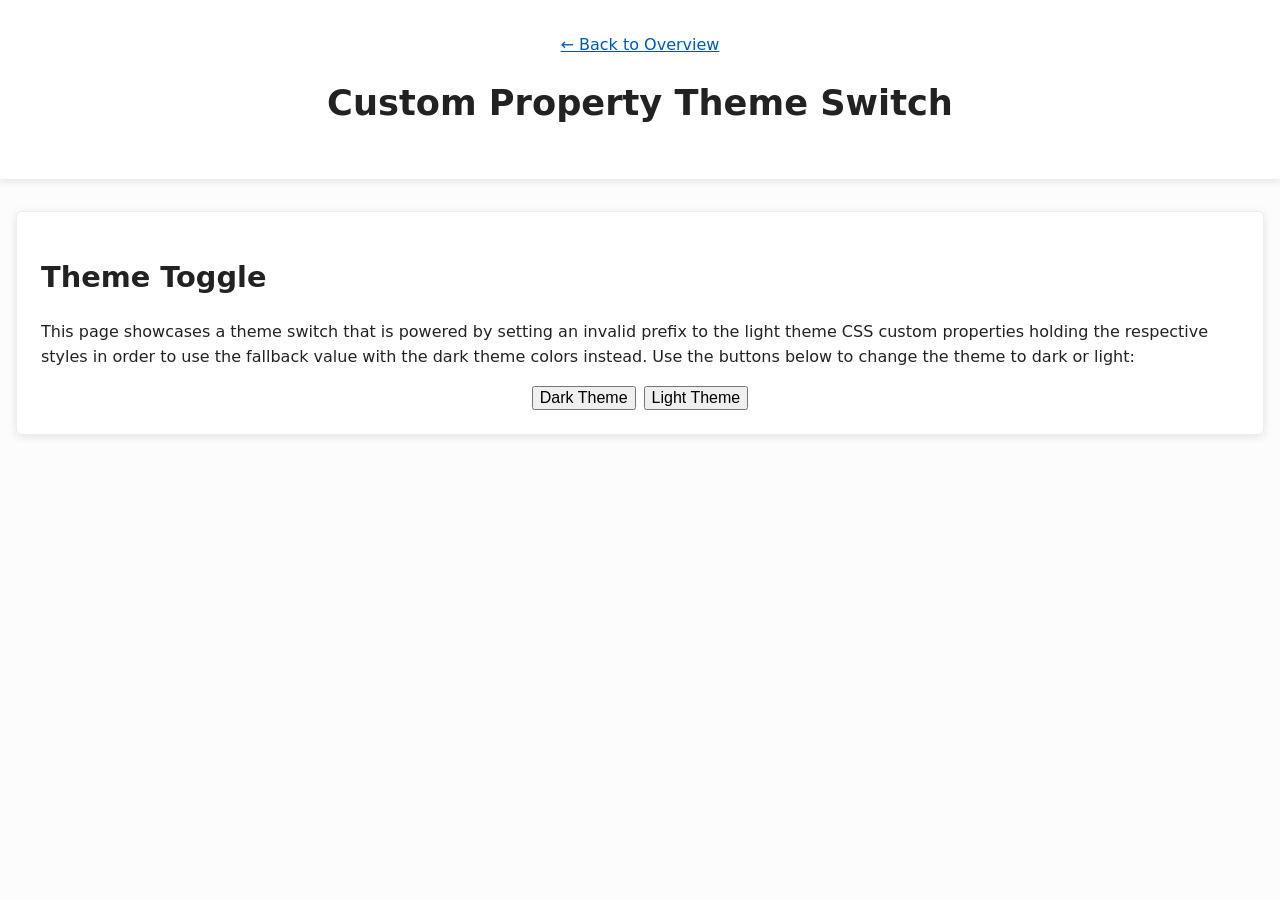
<file: examples/theme-switch/index.html>
<!DOCTYPE html>
<html lang="en">
<head>
  <meta charset="UTF-8">
  <meta name="viewport" content="width=device-width, initial-scale=1.0">
  <meta
    name="description"
    content="This page holds an example for a theme switch that operates by setting an invalid prefix to CSS custom properties." />
  <title>Theme Switch</title>
  <link rel="stylesheet" href="../../style.css">
  <link rel="stylesheet" href="style.css">
</head>
<body>

<header>
  <nav><a id="navigation" href="../../index.html">← Back to Overview</a></nav>
  <h1>Custom Property Theme Switch</h1>
</header>

<main id="main-content">
  <section class="card">
    <h2>Theme Toggle</h2>
    <p>This page showcases a theme switch that is powered by setting an invalid prefix to the light theme CSS custom properties holding the respective styles in order to use the fallback value with the dark theme colors instead. Use the buttons below to change the theme to dark or light:</p>
    <div class="center">
      <button id="btn-dark-theme">Dark Theme</button>
      <button id="btn-light-theme">Light Theme</button>
    </div>
  </section>
</main>

<script src="script.js"></script>
</body>
</html>
</file>
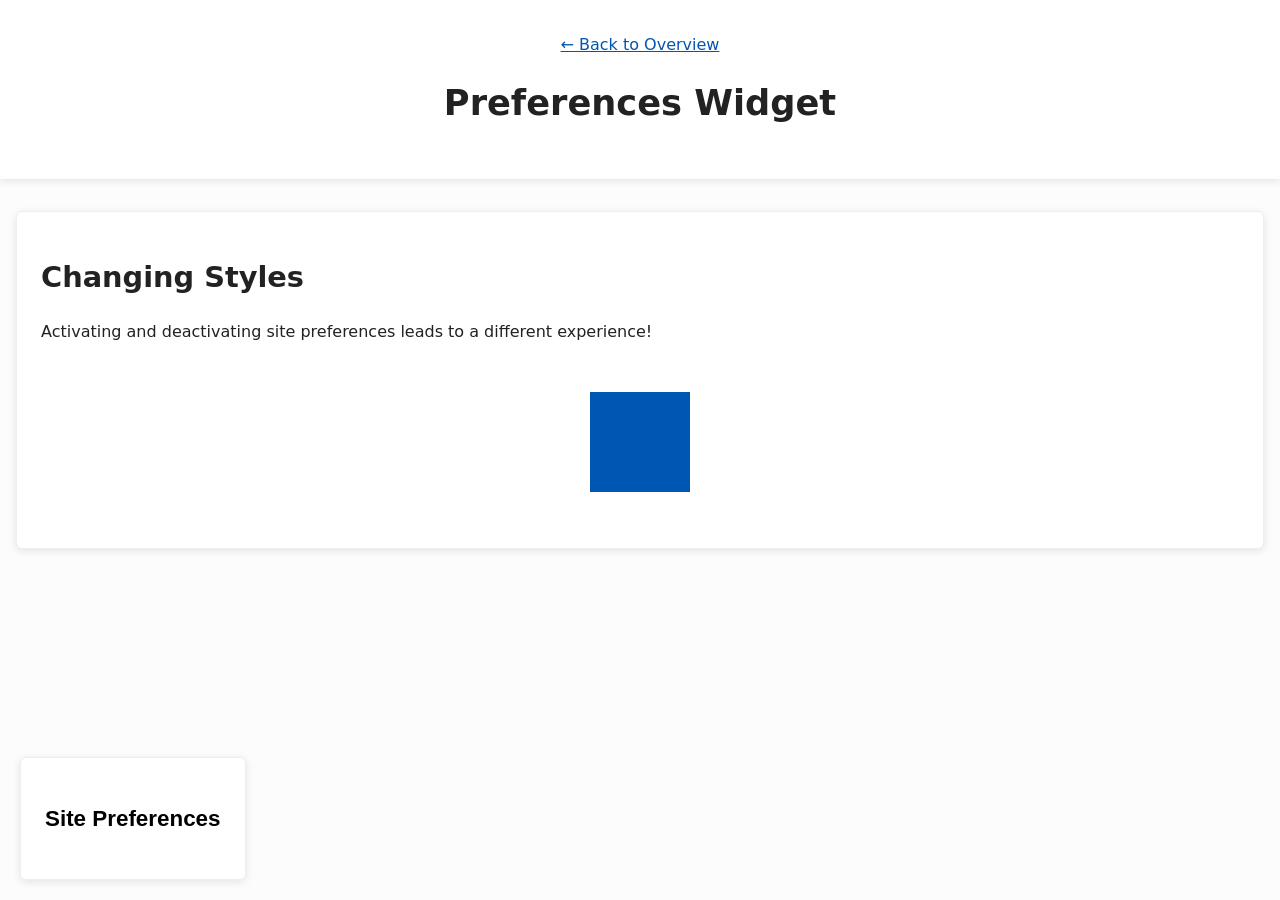
<file: examples/widget/index.html>
<!DOCTYPE html>
<html lang="en">
<head>
  <meta charset="UTF-8">
  <meta name="viewport" content="width=device-width, initial-scale=1.0">
  <meta
    name="description"
    content="This page holds a preference widget example to be able to fully customize the experience on a website." />
  <title>Preferences Widget</title>
  <link rel="stylesheet" href="../../style.css">
  <link rel="stylesheet" href="style.css">
</head>
<body class="preload">

<aside id="preferences-widget" class="floating-box">

  <button id="widget-toggle" class="toggle" aria-expanded="false" aria-controls="widget-content-panel">
    <div class="widget-heading"><h3>Site Preferences</h3><span class="close" aria-hidden="true">&#x2715;</span></div>
    <svg id="accessibilityIcon" xmlns="http://www.w3.org/2000/svg" viewBox="0 0 122.88 122.88" aria-hidden="true">
      <title>site preferences</title>
      <path fill="currentColor" d="M61.44,0A61.46,61.46,0,1,1,18,18,61.21,61.21,0,0,1,61.44,0Zm-.39,74.18L52.1,98.91a4.94,4.94,0,0,1-2.58,2.83A5,5,0,0,1,42.7,95.5l6.24-17.28a26.3,26.3,0,0,0,1.17-4,40.64,40.64,0,0,0,.54-4.18c.24-2.53.41-5.27.54-7.9s.22-5.18.29-7.29c.09-2.63-.62-2.8-2.73-3.3l-.44-.1-18-3.39A5,5,0,0,1,27.08,46a5,5,0,0,1,5.05-7.74l19.34,3.63c.77.07,1.52.16,2.31.25a57.64,57.64,0,0,0,7.18.53A81.13,81.13,0,0,0,69.9,42c.9-.1,1.75-.21,2.6-.29l18.25-3.42A5,5,0,0,1,94.5,39a5,5,0,0,1,1.3,7,5,5,0,0,1-3.21,2.09L75.15,51.37c-.58.13-1.1.22-1.56.29-1.82.31-2.72.47-2.61,3.06.08,1.89.31,4.15.61,6.51.35,2.77.81,5.71,1.29,8.4.31,1.77.6,3.19,1,4.55s.79,2.75,1.39,4.42l6.11,16.9a5,5,0,0,1-6.82,6.24,4.94,4.94,0,0,1-2.58-2.83L63,74.23,62,72.4l-1,1.78Zm.39-53.52a8.83,8.83,0,1,1-6.24,2.59,8.79,8.79,0,0,1,6.24-2.59Zm36.35,4.43a51.42,51.42,0,1,0,15,36.35,51.27,51.27,0,0,0-15-36.35Z"/>
    </svg>
  </button>

  <div class="widget-content">

    <a href="#navigation" class="accessibility-hidden">Skip to Navigation</a>

    <details>
      <summary>Reduced Motion</summary>
      <fieldset>
        <legend class="visually-hidden">Reduced Motion Settings</legend>
        <div class="option">
          <input type="radio" name="motion" id="motionDefault" value="system">
          <label for="motionDefault">Use system settings</label>
        </div>
        <div class="option">
          <input type="radio" name="motion" id="motionOn" value="true">
          <label for="motionOn">Reduced motion on</label>
        </div>
        <div class="option">
          <input type="radio" name="motion" id="motionOff" value="false">
          <label for="motionOff">Reduced motion off</label>
        </div>
      </fieldset>
    </details>

    <details>
      <summary>High Contrast</summary>
      <fieldset>
        <legend class="visually-hidden">High Contrast Settings</legend>
        <div class="option">
          <input type="radio" name="contrast" id="contrastDefault" value="system">
          <label for="contrastDefault">Use system settings</label>
        </div>
        <div class="option">
          <input type="radio" name="contrast" id="contrastOn" value="true">
          <label for="contrastOn">High contrast on</label>
        </div>
        <div class="option">
          <input type="radio" name="contrast" id="contrastOff" value="false">
          <label for="contrastOff">High contrast off</label>
        </div>
      </fieldset>
    </details>

    <details>
      <summary>Colorscheme</summary>
      <fieldset>
        <legend class="visually-hidden">Colorscheme Settings</legend>
        <div class="option">
          <input type="radio" name="colorscheme" id="colorschemeDefault" value="system">
          <label for="colorschemeDefault">Use system settings</label>
        </div>
        <div class="option">
          <input type="radio" name="colorscheme" id="colorschemeLight" value="false">
          <label for="colorschemeLight">Light colorscheme</label>
        </div>
        <div class="option">
          <input type="radio" name="colorscheme" id="colorschemeDark" value="true">
          <label for="colorschemeDark">Dark colorscheme</label>
        </div>
      </fieldset>
    </details>

    <details>
      <summary>Colorblindness</summary>
      <fieldset>
        <legend class="visually-hidden">Colorblindness Settings</legend>
        <div class="option">
          <input type="radio" name="colorblindness" id="colorblindnessDefault" value="system">
          <label for="colorblindnessDefault">No colorblindness</label>
        </div>
        <div class="option">
          <input type="radio" name="colorblindness" id="colorblindnessProtanopia" value="protanopia">
          <label for="colorblindnessProtanopia">Protanopia</label>
        </div>
        <div class="option">
          <input type="radio" name="colorblindness" id="colorblindnessDeuteranopia" value="deuteranopia">
          <label for="colorblindnessDeuteranopia">Deuteranopia</label>
        </div>
        <div class="option">
          <input type="radio" name="colorblindness" id="colorblindnessTritanopia" value="tritanopia">
          <label for="colorblindnessTritanopia">Tritanopia</label>
        </div>
      </fieldset>
    </details>

  </div>
</aside>

<header>
  <nav><a id="navigation" href="../../index.html">← Back to Overview</a></nav>
  <h1>Preferences Widget</h1>
</header>

<main id="main-content">
  <section class="card">
    <h2>Changing Styles</h2>
    <p>Activating and deactivating site preferences leads to a different experience!</p>
    <div class="spinning-container">
      <div class="square"></div>
    </div>
  </section>
</main>

<script src="script.js"></script>
</body>
</html>
</file>
<file: style.css>
/* Base Variables for Consistency */
/* Using a visually striking color as initial value helps to identify not yet overwritten properties. */
@property --bg-color {
    syntax: '<color>';
    inherits: true;
    initial-value: limegreen;
}

@property --text-color {
    syntax: '<color>';
    inherits: true;
    initial-value: limegreen;
}

@property --content-bg {
    syntax: '<color>';
    inherits: true;
    initial-value: limegreen;
}

@property --border-color {
    syntax: '<color>';
    inherits: true;
    initial-value: limegreen;
}

@property --primary-accent {
    syntax: '<color>';
    inherits: true;
    initial-value: limegreen;
}

/* Base Styles */
body {
    --bg-color:       #fcfcfc;
    --text-color:     #222222;
    --content-bg:     #ffffff;
    --border-color:   #eeeeee;
    --primary-accent: #0056b3;

    --shadow: 0 2px 8px rgba(0, 0, 0, 0.1);
    --border-radius: 0.375rem;
    --z-index-elevated: 1;
    --z-index-more-important: 10;
    --z-index-front: 100;

    color-scheme: light;

    font-family: system-ui, -apple-system, sans-serif;
    background-color: var(--bg-color);
    color: var(--text-color);
    line-height: 1.6;
    margin: 0;
    padding: 0;
}

/* Skip Link */
.accessibility-hidden {
    clip-path: inset(50%);
    overflow: hidden;
    white-space: nowrap;
    max-height: 1px;
    max-width: 1px;
}

.accessibility-hidden:focus-visible {
    white-space: normal;
    overflow: auto;
    clip-path: none;
    max-height: revert;
    max-width: revert;
}

nav li:has(> .accessibility-hidden:not(:focus)) {
    width: 0;
    margin-right: 0;
}

/* Typography */
h1, h2, h3 {
    line-height: 1.2;
    margin-top: 1.5rem;
}

h1 {
    font-size: 2.2rem;
}

h2 {
    font-size: 1.8rem;
}

h3 {
    font-size: 1.4rem;
}

a {
    color: var(--primary-accent);
}

a:hover {
    text-decoration: none;
}

/* Layout Containers */
header, footer {
    background: var(--content-bg);
    padding: 2rem 0;
    box-shadow: var(--shadow);
    text-align: center;
}

footer {
    position: sticky;
    width: 100%;
    bottom: 0;
}

main {
    margin: 2rem auto;
    padding: 0 1rem;
}

/* Card Element */
.card {
    background: var(--content-bg);
    border-radius: var(--border-radius);
    padding: 1.5rem;
    margin-bottom: 2rem;
    box-shadow: var(--shadow);
    border: 1px solid var(--border-color);
}

/* Navigation List */
nav ul {
    list-style: none;
    padding: 0;
    display: flex;
    justify-content: center;
    gap: 1.5rem;
}

/* Focus States for Accessibility */
:focus-visible {
    outline: 0.1875rem solid var(--primary-accent);
    outline-offset: 0.1875rem;
}

/* Helper class for centering contents in div */
div.center {
    display: flex;
    justify-content: center;
    gap: 0.5rem;
}

.visually-hidden {
    position: absolute;
    width: 1px;
    height: 1px;
    padding: 0;
    margin: -1px;
    overflow: hidden;
    clip: rect(0, 0, 0, 0);
    white-space: nowrap;
    border: 0;
}

fieldset {
    border: 1px solid var(--border-color);
    padding: 1rem;
    border-radius: 8px;
}

.controls-grid {
    display: grid;
    grid-template-columns: repeat(auto-fit, minmax(375px, 1fr));
    gap: 2rem;
    margin-top: 2rem;
}

.control {
    display: flex;
    justify-content: space-between;
    gap: 0.5rem;
    align-items: center;
    margin-bottom: 0.75rem;
}

.visualization-container {
    display: flex;
    justify-content: center;
    margin: 2rem 0;
}

button, input, select {
    font-size: inherit;
}
</file>
<file: examples/contrast-checker/style.css>
body {
    --background-color: #000000;
    --foreground-color: #ffffff;
}

.visualization-container {
    gap: 2rem;
}

.full-width {
    width: 100%;
    margin-top: 0.5rem;
}

.contrast-background {
    width: 6.25rem;
    height: 6.25rem;
    background-color: var(--background-color);
    display: flex;
    justify-content: center;
    align-items: center;
}

.contrast-foreground {
    color: var(--foreground-color);
}

div.contrast-foreground {
    width: 3.75rem;
    height: 3.75rem;
    background-color: var(--foreground-color);
}
</file>
<file: examples/contrast-color/style.css>
body {
    --selected-color: #000000;
    --selected-percentage: 0%;

    --contrast-color: --color-contrast(var(--selected-color), var(--selected-percentage));
}

@function --color-contrast(--color <color>, --intensity <percentage>: 0%) returns <color> {
    /* Getting black or white and adding some color back into the mix */
    --black-or-white: oklch(from var(--color) calc((0.5 - l) * infinity) 0 0);

    result: color-mix(in oklch, oklch(from var(--black-or-white) clamp(0.15, l, 0.975) c h), var(--color) var(--intensity));
}

.visualization-container {
    gap: 2rem;
}

.full-width {
    width: 100%;
    margin-top: 0.5rem;
}

.contrast-background {
    width: 6.25rem;
    height: 6.25rem;
    background-color: var(--selected-color);
    display: flex;
    justify-content: center;
    align-items: center;
}

.contrast-foreground {
    color: var(--contrast-color);
}

div.contrast-foreground {
    width: 3.75rem;
    height: 3.75rem;
    background-color: var(--contrast-color);
}
</file>
<file: examples/developer-widget/style.css>
body {
    --purple:   #5f2eea;
    --pink:     #fe2ae8;
    --lavender: #be58fd;
    --blue:     #2d1fb1
}

.floating-box {
    position: fixed;
    bottom: 1.25rem;
    left: 1.25rem;
    z-index: var(--z-index-front);
    color: var(--text-color);
    background: var(--content-bg);
    padding: 1.5rem;
    border-radius: var(--border-radius);
    border: 1px solid var(--border-color);
    box-shadow: var(--shadow);
    max-height: 80vh;
}

.floating-box h3 {
    display: block;
}

.floating-box svg {
    display: none;
}

.toggle {
    width: 100%;
    background-color: transparent;
    border: none;
    padding: 0;
    cursor: pointer;
}

.close {
    display: none;
    font-size: 1.2rem;
}

.floating-box.open .close {
    display: inline;
}

.floating-box.open .widget-heading {
    display: flex;
    justify-content: space-between;
    align-items: center;
    gap: 1rem;
}

.floating-box.open .widget-content {
    display: block;
    max-height: 50vh;
    max-width: 80vw;
    overflow: auto;
}

.widget-content {
    display: none;
}

.widget-content summary {
    margin: 0.365rem;
    cursor: pointer;
}

.widget-content .option {
    display: grid;
    grid-template-columns: auto 1fr;
    gap: 0.5rem;
    margin: 0.375rem 0.375rem 0.375rem 1.375rem;
}

.option label, .option input {
    cursor: pointer;
    margin: 0;
}

/* Color Showcase styles */
.color-showcase {
    display: grid;
    grid-template-columns: repeat(auto-fit, minmax(375px, 1fr));
    gap: 1.5rem;
    margin: 1.5rem 0;
}

.color-item {
    display: flex;
    align-items: center;
    gap: 1rem;
}

.square {
    width: 3rem;
    height: 3rem;
    border-radius: 4px;
    border: 1px solid var(--border-color);
    flex-shrink: 0;
}

.square.purple {
    background-color: var(--purple);
}

.square.pink {
    background-color: var(--pink);
}

.square.lavender {
    background-color: var(--lavender);
}

.square.blue {
    background-color: var(--blue);
}

.purple {
    color: var(--purple);
}

.pink {
    color: var(--pink);
}

.lavender {
    color: var(--lavender);
}

.blue {
    color: var(--blue);
}

/* Asset Display Structure */
.asset-grid {
    display: grid;
    grid-template-columns: 1fr 1fr;
    gap: 2rem;
    margin-top: 1rem;
}

@media (max-width: 800px) {
    .asset-grid {
        grid-template-columns: 1fr;
    }
}

.asset-container {
    display: flex;
    flex-direction: column;
    align-items: center;
    text-align: center;
}

.kolibri-image, .vector-logo {
    width: 100%;
    max-width: 18.75rem;
    height: auto;
}

hr {
    margin-block: 2rem;
}

/* Filters applied to contents (NOT the Widget itself) */
body.protanopia > :not(#developer-widget) {
    filter: url('data:image/svg+xml,<svg xmlns="http://www.w3.org/2000/svg"><defs><filter id="f"><feColorMatrix type="matrix" values="0.367 0.861 -0.228 0 0 0.28 0.673 0.047 0 0 -0.012 0.043 0.969 0 0 0 0 0 1 0"/></filter></defs></svg>#f');
}

body.deuteranopia > :not(#developer-widget) {
    filter: url('data:image/svg+xml,<svg xmlns="http://www.w3.org/2000/svg"><defs><filter id="f"><feColorMatrix type="matrix" values="0.152 1.053 -0.205 0 0 0.115 0.786 0.099 0 0 -0.004 -0.048 1.052 0 0 0 0 0 1 0"/></filter></defs></svg>#f');
}

body.tritanopia > :not(#developer-widget) {
    filter: url('data:image/svg+xml,<svg xmlns="http://www.w3.org/2000/svg"><defs><filter id="f"><feColorMatrix type="matrix" values="1.256 -0.077 -0.179 0 0 -0.078 0.931 0.148 0 0 0.005 0.691 0.304 0 0 0 0 0 1 0"/></filter></defs></svg>#f');
}

body.grayscale > :not(#developer-widget) {
    filter: grayscale(100%);
}

/* Blurry Vision Simulations using Backdrop Filters */
body.blurry-light::after,
body.blurry-intense::after {
    content: '';
    position: fixed;
    top: 0;
    left: 0;
    width: 100%;
    height: 100%;
    pointer-events: none;
    /* Layer directly under the developer widget */
    z-index: calc(var(--z-index-front) - 1);
}

body.blurry-light::after {
    backdrop-filter: blur(1px);
    -webkit-backdrop-filter: blur(1px);
}

body.blurry-intense::after {
    backdrop-filter: blur(3px);
    -webkit-backdrop-filter: blur(3px);
}

#developer-widget {
    z-index: var(--z-index-front);
    filter: none !important;
}
</file>
<file: examples/drag-and-drop/style.css>
.kanban {
    display: grid;
    grid-template-columns: 1fr 1fr 1fr;
    gap: 1rem;
}

section {
    display: grid;
    grid-template-rows: auto 1fr;
}

ol {
    background-color: var(--bg-color);
    border: 1px solid var(--border-color);
    border-radius: 4px;
    padding: 0.25rem;
    list-style-type: none;
}

li {
    background-color: var(--content-bg);
    border: 1px solid var(--border-color);
    border-radius: 4px;
    margin: 0.25rem;
    padding: 0.8rem;
    cursor: grab;
}

.tile-header {
    display: grid;
    grid-template-columns: 1fr auto;
    gap: 0.5rem;
}
</file>
<file: examples/ishihara/style.css>
body {
    --canvas:            #ffffff;
    --background-dark:   #2d1fb1;
    --background-medium: #5f2eea;
    --background-light:  #be58fd;
    --foreground-dark:   #da42bc;
    --foreground-medium: #fe2ea8;
    --foreground-light:  #f654bf;
}

.canvas {
    fill: var(--canvas);
}

.background_dark {
    fill: var(--background-dark);
}

.background_medium {
    fill: var(--background-medium);
}

.background_light {
    fill: var(--background-light);
}

.foreground_dark {
    fill: var(--foreground-dark);
}

.foreground_medium {
    fill: var(--foreground-medium);
}

.foreground_light {
    fill: var(--foreground-light);
}

body[data-vision="protanopia"] {
    filter: url(#protanopia-filter);
}
body[data-vision="deuteranopia"] {
    filter: url(#deuteranopia-filter);
}
body[data-vision="tritanopia"] {
    filter: url(#tritanopia-filter);
}
body[data-vision="regular"] {
    filter: none;
}

fieldset:has(input) {
    display: flex;
    justify-content: space-between;
}

fieldset:has(button) {
    display: flex;
    flex-direction: column;
    gap: 0.5rem;
}
</file>
<file: examples/theme-switch/style.css>
:root {
    --prefers-dark-theme: false;
}

body {
    --ON: ;
    --OFF: initial; /* Guaranteed invalid value according to W3C specs: https://www.w3.org/TR/css-variables-1/#guaranteed-invalid-value  */

    --is-light-theme: var(--ON);
    color-scheme: light;

    /*
     * Defining colors for both themes
     */
    --color-background--light:         var(--is-light-theme) #fcfcfc;
    --color-background--dark:                                #212121;
    --color-text--light:               var(--is-light-theme) #222222;
    --color-text--dark:                                      #ededed;
    --color-content-background--light: var(--is-light-theme) #ffffff;
    --color-content-background--dark:                        #2e2e2e;
    --color-border--light:             var(--is-light-theme) #eeeeee;
    --color-border--dark:                                    #232323;
    --color-primary-accent--light:     var(--is-light-theme) #0056b3;
    --color-primary-accent--dark:                            #6db3f4;
    --shadow--light:                   var(--is-light-theme) 0 2px 8px rgba(0, 0, 0, 0.1);
    --shadow--dark:                                          0 2px 8px rgba(0, 0, 0, 0.5);


    /*
     * Setting colors with the toggle trick
     */
    --bg-color:       var(--color-background--light,         var(--color-background--dark));
    --text-color:     var(--color-text--light,               var(--color-text--dark));
    --content-bg:     var(--color-content-background--light, var(--color-content-background--dark));
    --border-color:   var(--color-border--light,             var(--color-border--dark));
    --primary-accent: var(--color-primary-accent--light,     var(--color-primary-accent--dark));
    --shadow:         var(--shadow--light,                   var(--shadow--dark));
}

@container style(--prefers-dark-theme: true) {
    body {
        --is-light-theme: var(--OFF);
        color-scheme: dark;
    }
}

@container style(--prefers-dark-theme: false) {
    body {
        --is-light-theme: var(--ON);
        color-scheme: light;
    }
}
</file>
<file: examples/widget/style.css>
.floating-box {
    position: fixed;
    bottom: 1.25rem;
    left: 1.25rem;
    z-index: var(--z-index-front);
    color: var(--text-color);
    background: var(--content-bg);
    padding: 1.5rem;
    border-radius: var(--border-radius);
    border: 1px solid var(--border-color);
    box-shadow: var(--shadow);
    max-height: 80vh;
}

.floating-box h3 {
    display: block;
}

.floating-box svg {
    display: none;
}

.toggle {
    width: 100%;
    background-color: transparent;
    border: none;
    padding: 0;
    cursor: pointer;
}

.close {
    display: none;
    font-size: 1.2rem;
}

.floating-box.open .close {
    display: inline;
}

.floating-box.open .widget-heading {
    display: flex;
    justify-content: space-between;
    align-items: center;
    gap: 1rem;
}

@media(max-width: 800px) {
    .floating-box h3 {
        display: none;
    }

    .floating-box svg {
        display: block;
        width: 45px;
        height: 45px;
    }

    .floating-box.open h3 {
        display: block;
    }

    .floating-box.open svg {
        display: none;
    }
}

.floating-box.open .widget-content {
    display: block;
    max-height: 50vh;
    max-width: 80vw;
    overflow: auto;
}

.widget-content {
    display: none;
}

.widget-content .accessibility-hidden {
    /* Allows to "hide" the skip links height within the widget and to fully show the focus outline */
    display: block;
    margin: 0.365rem;
}

.widget-content summary {
    margin: 0.365rem;
    cursor: pointer;
}

.widget-content .option {
    display: grid;
    grid-template-columns: auto 1fr;
    gap: 0.5rem;
    margin: 0.375rem 0.375rem 0.375rem 1.375rem;
}

.option label, .option input {
    cursor: pointer;
    margin: 0;
}

.spinning-container {
    display: flex;
    justify-content: center;
    padding: 2rem;
}

.square {
    width: 6.25rem;
    height: 6.25rem;
    background: var(--primary-accent);
    animation: spin 2s linear infinite;
}

@keyframes spin {
    from {
        transform: rotate(0deg);
    }
    to {
        transform: rotate(360deg);
    }
}

/* Making sure the transition happens not on the initial page load */
.preload {
    transition: none !important;
}

/* Animations for transitions that take place whilst reduced-motion is on */
::view-transition-group(root) {
    animation-duration: 0.6s;
}

/* Overwrite if motion is active */
@container style(--prefers-reduced-motion: true) {
    /* Alternative solution, transitioning properties individually on change

    * {
        transition: --bg-color       0.3s linear,
                    --text-color     0.3s linear,
                    --content-bg     0.3s linear,
                    --border-color   0.3s linear,
                    --primary-accent 0.3s linear;
    }

     */

    .square {
        animation: none;
    }

    .square {
        transition: none;
    }
}

/* Overwrite if Protanopia is active */
@container style(--prefers-colorblind-mode: protanopia) {
    body {
        --primary-accent: #1656b1;
    }
}

/* Overwrite if Deuteranopia is active */
@container style(--prefers-colorblind-mode: deuteranopia) {
    body {
        --primary-accent: #005b9c;
    }
}

/* Overwrite if Tritanopia is active */
@container style(--prefers-colorblind-mode: tritanopia) {
    body {
        --primary-accent: #006369;
    }
}

/* Overwrite if dark theme is active */
@container style(--prefers-dark-theme: true) {
    body {
        --bg-color:       #212121;
        --text-color:     #ededed;
        --content-bg:     #2e2e2e;
        --border-color:   #232323;
        --primary-accent: #6db3f4;
        --shadow:         0 2px 8px rgba(0, 0, 0, 0.5);

        color-scheme: dark;
    }
}

/* Overwrite if dark theme AND Protanopia is active */
@container style(--prefers-dark-theme: true) and style(--prefers-colorblind-mode: protanopia) {
    body {
        --primary-accent: #96aaee;
    }
}

/* Overwrite if dark theme AND Deuteranopia is active */
@container style(--prefers-dark-theme: true) and style(--prefers-colorblind-mode: deuteranopia) {
    body {
        --primary-accent: #8dabf6;
    }
}

/* Overwrite if dark theme AND Tritanopia is active */
@container style(--prefers-dark-theme: true) and style(--prefers-colorblind-mode: tritanopia) {
    body {
        --primary-accent: #5abac9;
    }
}

/* Overwrite if contrast is active */
@container style(--prefers-contrast: true) {
    body {
        --bg-color:       #ffffff;
        --text-color:     #000000;
        --content-bg:     #ffffff;
        --border-color:   #000000;
        --primary-accent: #00428a;
        --shadow:         none;
    }
}

/* Overwrite if contrast AND Protanopia is active */
@container style(--prefers-contrast: true) and style(--prefers-colorblind-mode: protanopia) {
    body {
        --primary-accent: #193788;
    }
}

/* Overwrite if contrast AND Deuteranopia is active */
@container style(--prefers-contrast: true) and style(--prefers-colorblind-mode: deuteranopia) {
    body {
        --primary-accent: #27438e;
    }
}

/* Overwrite if contrast AND Tritanopia is active */
@container style(--prefers-contrast: true) and style(--prefers-colorblind-mode: tritanopia) {
    body {
        --primary-accent: #005158;
    }
}

/* Overwrite if contrast AND dark theme is active */
@container style(--prefers-dark-theme: true) and style(--prefers-contrast: true) {
    body {
        --bg-color:       #000000;
        --text-color:     #ffffff;
        --content-bg:     #000000;
        --border-color:   #ffffff;
        --primary-accent: #80c5ff;
        --shadow:         none;
    }
}

/* Overwrite if dark theme AND contrast AND Protanopia is active */
@container style(--prefers-dark-theme: true) and style(--prefers-contrast: true) and style(--prefers-colorblind-mode: protanopia) {
    body {
        --primary-accent: #9eb6fd;
    }
}

/* Overwrite if dark theme AND contrast AND Deuteranopia is active */
@container style(--prefers-dark-theme: true) and style(--prefers-contrast: true) and style(--prefers-colorblind-mode: deuteranopia) {
    body {
        --primary-accent: #adc3fe;
    }
}

/* Overwrite if dark theme AND contrast AND Tritanopia is active */
@container style(--prefers-dark-theme: true) and style(--prefers-contrast: true) and style(--prefers-colorblind-mode: tritanopia) {
    body {
        --primary-accent: #61d4d6;
    }
}

@container style(--prefers-contrast: true) {
    .card, .floating-box, header {
        outline: 2px solid var(--border-color);
    }

    .card, .floating-box {
        border: 1px solid var(--content-bg);
    }
}
</file>
